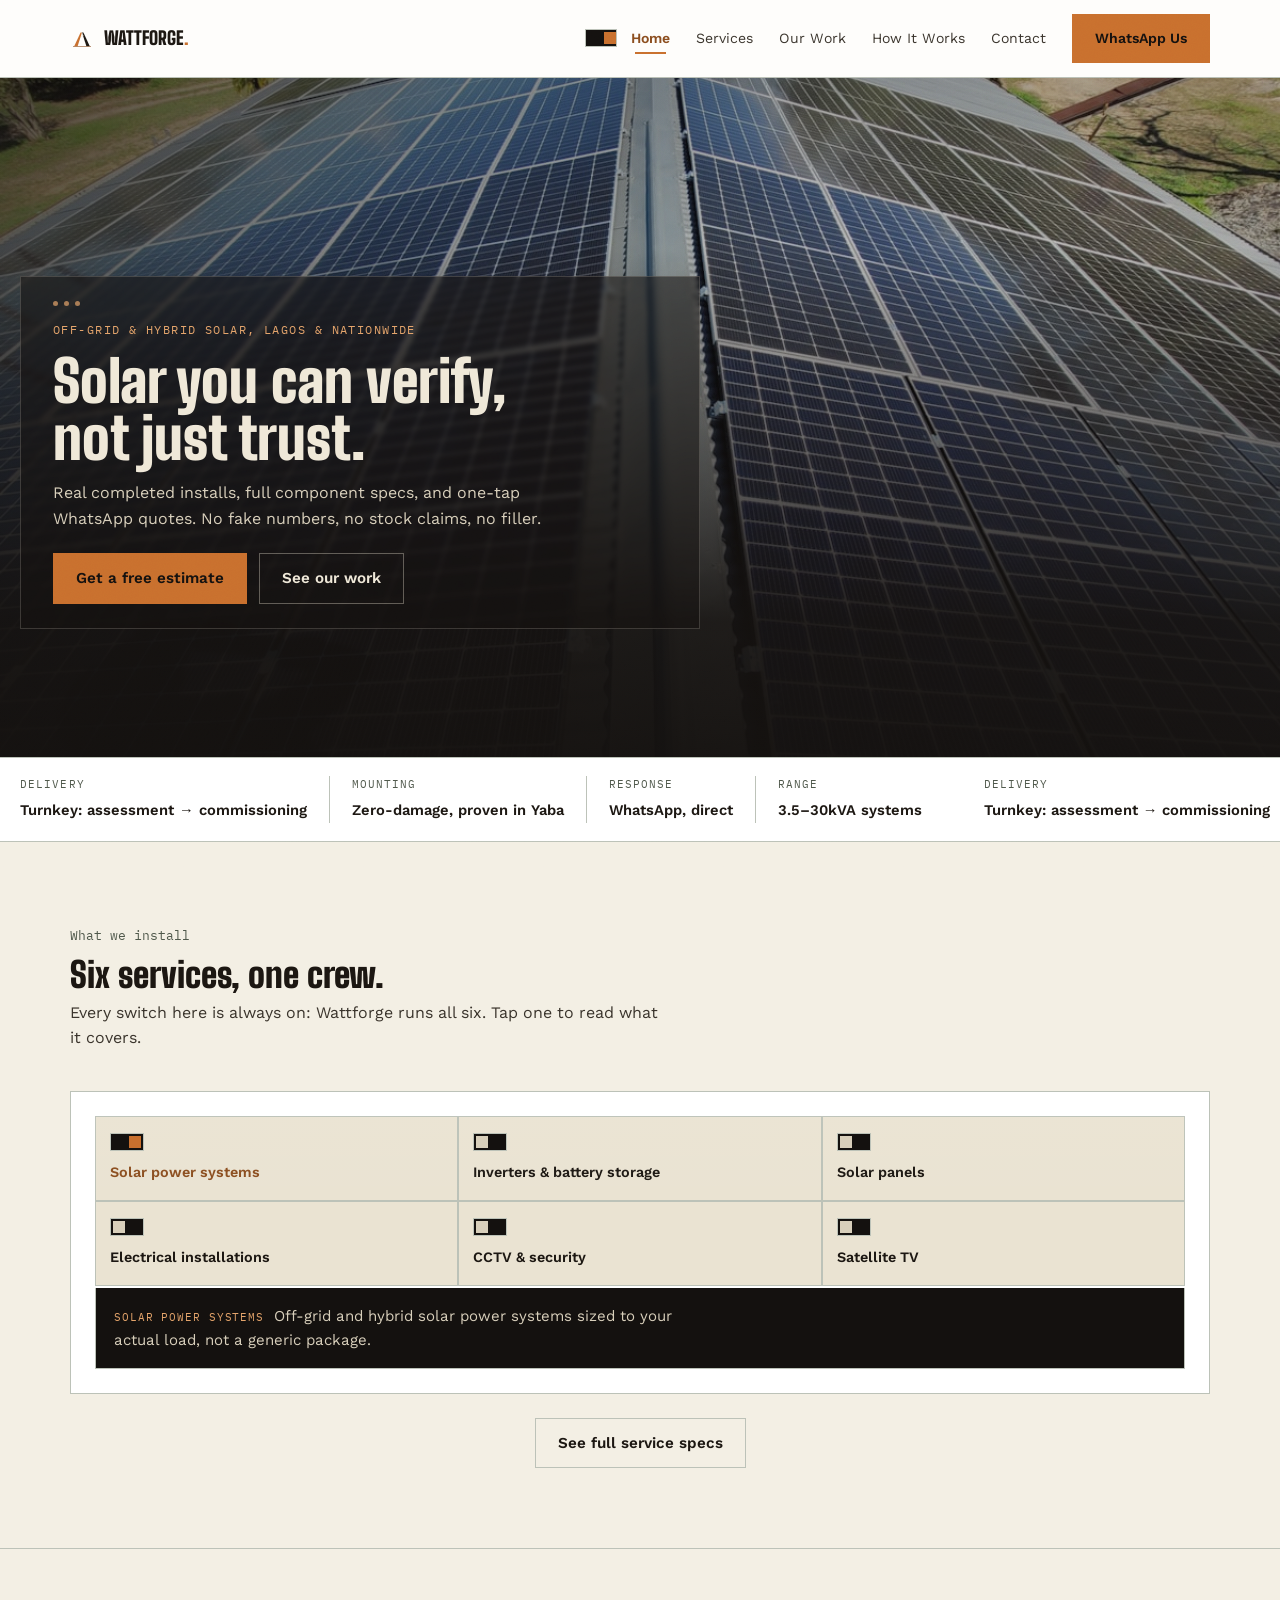
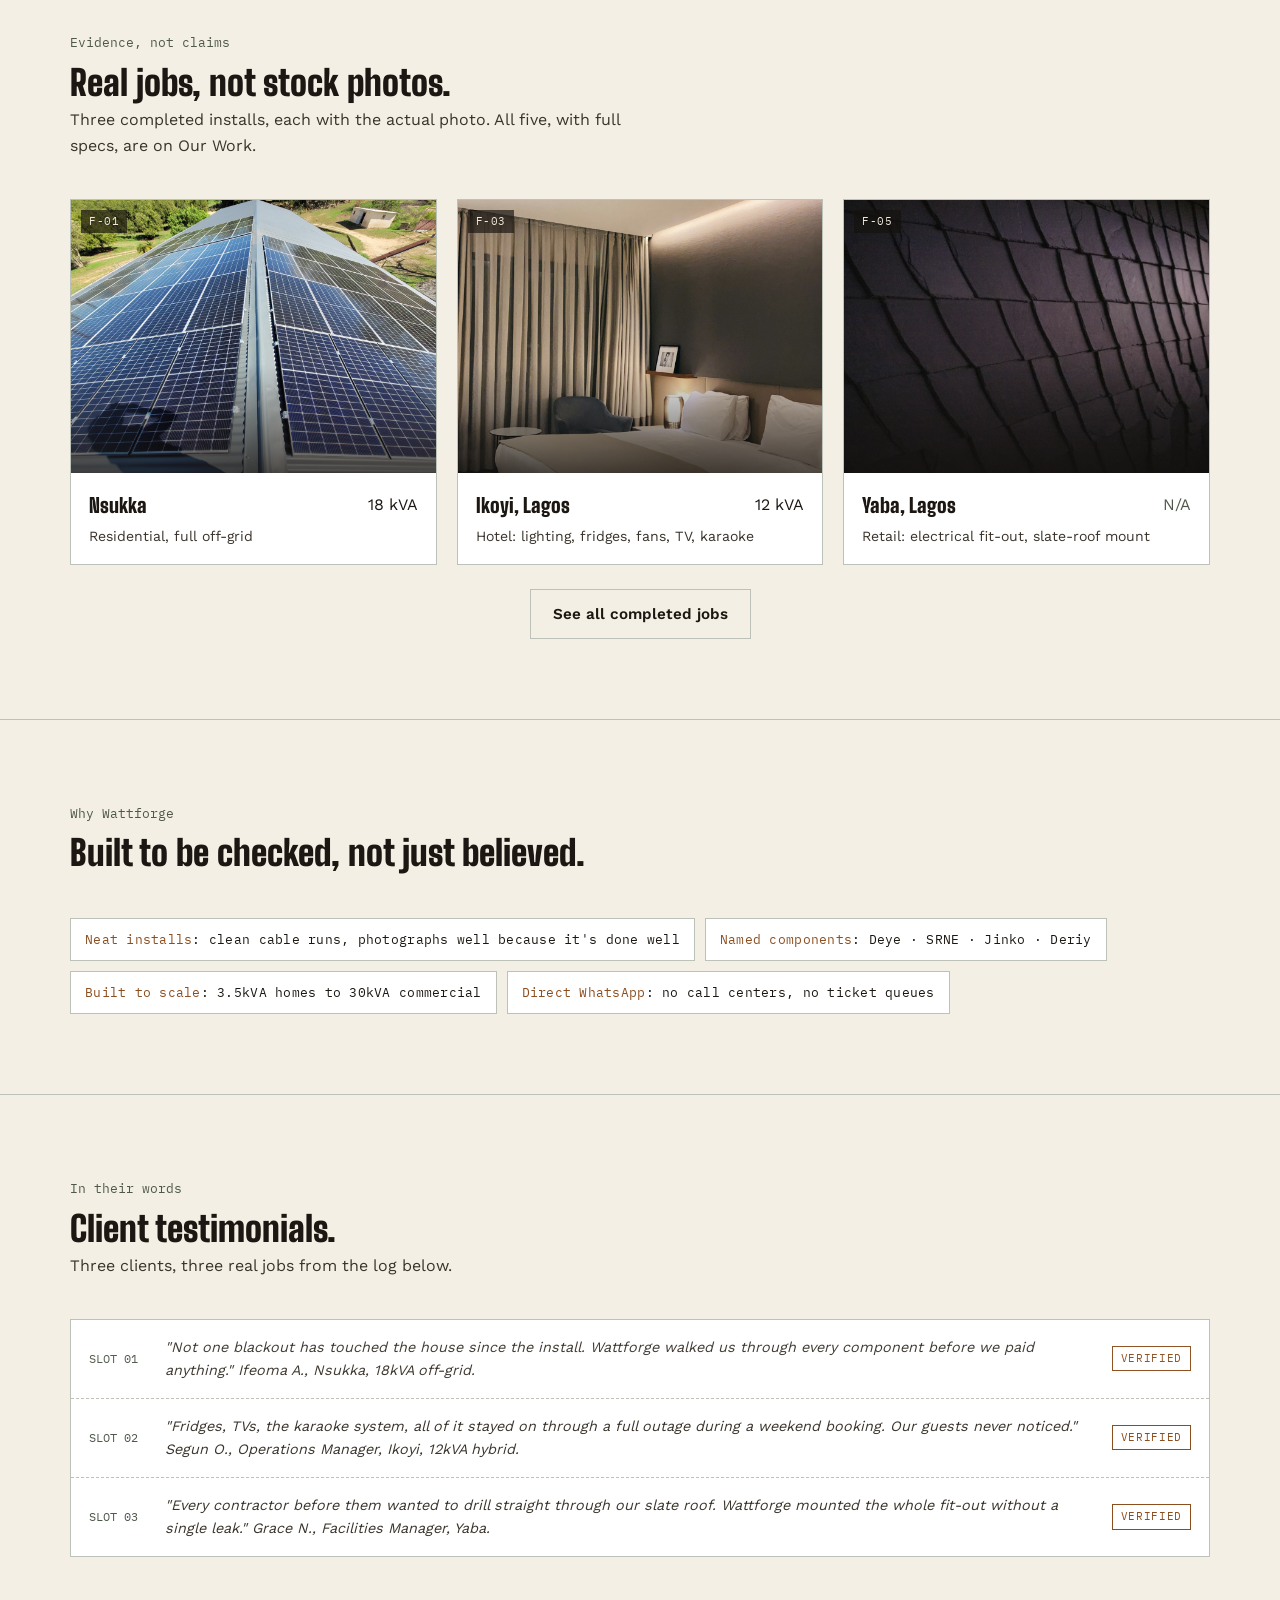
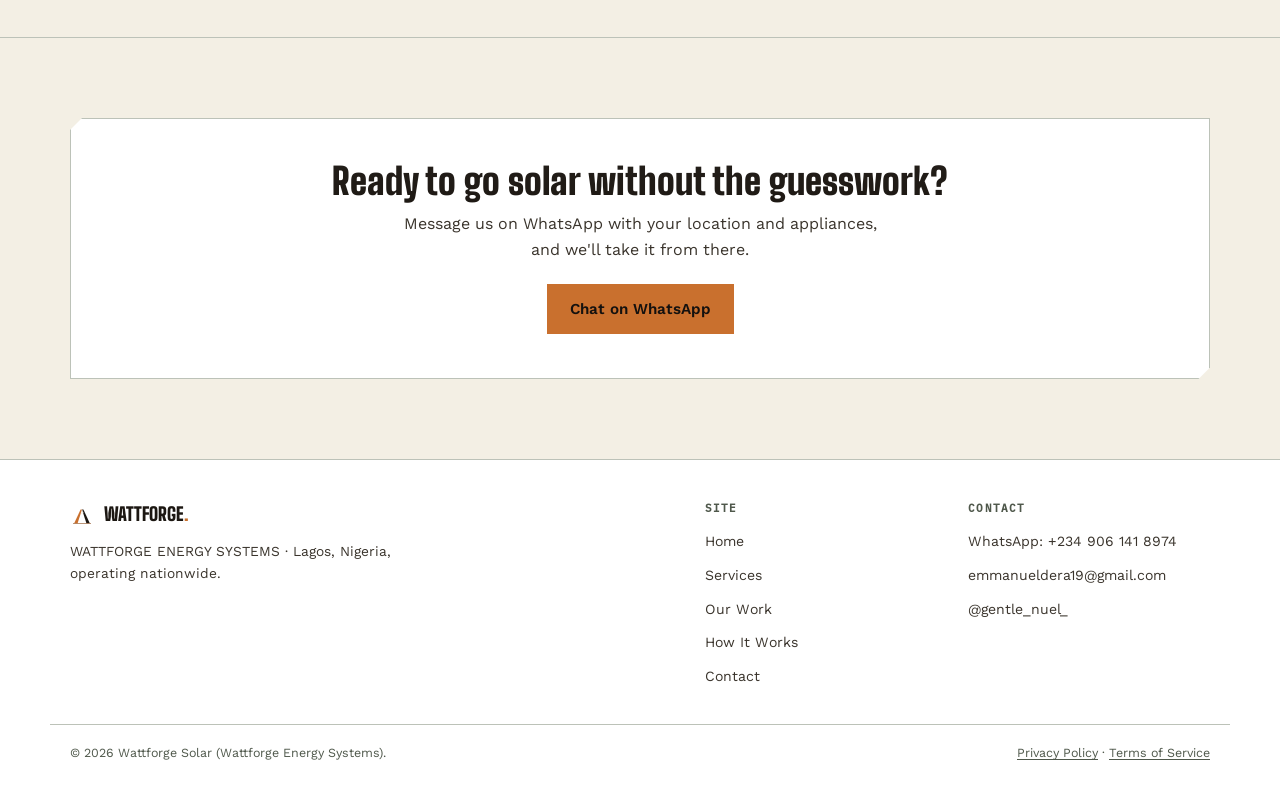
<file: index.html>
<!DOCTYPE html>
<html lang="en">
<head>
<meta charset="UTF-8">
<script src="assets/js/theme-init.js"></script>
<meta name="viewport" content="width=device-width, initial-scale=1.0">
<link rel="preload" href="assets/fonts/bigshoulders-900.woff2" as="font" type="font/woff2" crossorigin>
<link rel="preload" href="assets/fonts/worksans-400.woff2" as="font" type="font/woff2" crossorigin>
<link rel="preload" href="assets/fonts/plexmono-400.woff2" as="font" type="font/woff2" crossorigin>
<link rel="preload" href="assets/images/project-nsukka.jpg" as="image" fetchpriority="high">
<title>Wattforge Solar | Off-grid & hybrid solar, Lagos & nationwide</title>
<meta name="description" content="Wattforge Solar installs off-grid and hybrid solar, inverters, CCTV and satellite TV across Lagos and nationwide Nigeria. Real completed projects, transparent specs, one-tap WhatsApp quotes.">
<link rel="canonical" href="https://wattforge-solar.vercel.app/">
<meta property="og:type" content="website">
<meta property="og:url" content="https://wattforge-solar.vercel.app/">
<meta property="og:title" content="Wattforge Solar | Off-grid & hybrid solar, Lagos & nationwide">
<meta property="og:description" content="Real completed installs, full component specs, and one-tap WhatsApp quotes. No fake numbers, no stock claims, no filler.">
<meta property="og:image" content="https://wattforge-solar.vercel.app/assets/images/project-nsukka.jpg">
<meta property="og:site_name" content="Wattforge Solar">
<meta property="og:locale" content="en_NG">
<meta name="twitter:card" content="summary_large_image">
<meta name="twitter:title" content="Wattforge Solar | Off-grid & hybrid solar, Lagos & nationwide">
<meta name="twitter:description" content="Real completed installs, full component specs, and one-tap WhatsApp quotes. No fake numbers, no stock claims, no filler.">
<meta name="twitter:image" content="https://wattforge-solar.vercel.app/assets/images/project-nsukka.jpg">
<script type="application/ld+json">
{
  "@context": "https://schema.org",
  "@type": "LocalBusiness",
  "name": "Wattforge Solar",
  "alternateName": "Wattforge Energy Systems",
  "image": "https://wattforge-solar.vercel.app/assets/images/project-nsukka.jpg",
  "url": "https://wattforge-solar.vercel.app/",
  "telephone": "+2349061418974",
  "email": "emmanueldera19@gmail.com",
  "address": { "@type": "PostalAddress", "addressLocality": "Lagos", "addressCountry": "NG" },
  "areaServed": "NG",
  "sameAs": ["https://x.com/gentle_nuel_"],
  "hasOfferCatalog": {
    "@type": "OfferCatalog",
    "name": "Services",
    "itemListElement": [
      { "@type": "Offer", "itemOffered": { "@type": "Service", "name": "Solar power systems" } },
      { "@type": "Offer", "itemOffered": { "@type": "Service", "name": "Inverters & battery storage" } },
      { "@type": "Offer", "itemOffered": { "@type": "Service", "name": "Solar panels" } },
      { "@type": "Offer", "itemOffered": { "@type": "Service", "name": "Electrical installations" } },
      { "@type": "Offer", "itemOffered": { "@type": "Service", "name": "CCTV & security camera systems" } },
      { "@type": "Offer", "itemOffered": { "@type": "Service", "name": "Satellite TV installation" } }
    ]
  }
}
</script>
<link rel="icon" type="image/svg+xml" href="assets/images/logo-mark.svg">
<link rel="stylesheet" href="assets/css/style.css">
</head>
<body>

<header class="site-header">
  <div class="container header-inner">
    <a href="index.html" class="brand-lockup">
      <img src="assets/images/logo-mark.svg" alt="" data-logo>
      <span class="wordmark">WATTFORGE<span class="accent-dot">.</span></span>
    </a>
    <div class="header-controls">
      <button class="theme-toggle" id="theme-toggle" type="button" aria-label="Toggle light mode" aria-pressed="false">
        <span class="tt-track"><span class="tt-thumb"></span></span>
      </button>
    <nav class="main-nav">
      <button class="nav-toggle" id="nav-toggle" aria-expanded="false" aria-controls="nav-menu" aria-label="Toggle menu">
        <span></span><span></span><span></span>
      </button>
      <ul class="nav-menu" id="nav-menu">
        <li><a href="index.html" class="is-active">Home</a></li>
        <li><a href="services.html">Services</a></li>
        <li><a href="our-work.html">Our Work</a></li>
        <li><a href="how-it-works.html">How It Works</a></li>
        <li><a href="contact.html">Contact</a></li>
        <li><a class="btn btn-whatsapp header-cta" href="https://wa.me/2349061418974" target="_blank" rel="noopener">WhatsApp Us</a></li>
      </ul>
    </nav>
    </div>
  </div>
</header>

<main>

  <!-- Hero: nameplate over the actual Nsukka install photo -->
  <section class="hero">
    <div class="hero-photo"></div>
    <div class="hero-scrim"></div>
    <div class="hero-inner">
      <div class="plate">
        <div class="rivets"><span></span><span></span><span></span></div>
        <p class="eyebrow">Off-grid &amp; hybrid solar, Lagos &amp; nationwide</p>
        <h1>Solar you can verify, not just trust.</h1>
        <p class="hero-sub">Real completed installs, full component specs, and one-tap WhatsApp quotes. No fake numbers, no stock claims, no filler.</p>
        <div class="hero-ctas">
          <a class="btn btn-primary" href="contact.html">Get a free estimate</a>
          <a class="btn btn-ghost" href="our-work.html">See our work</a>
        </div>
      </div>
    </div>
  </section>

  <!-- Spec strip: a nameplate data line, ticking continuously right to left -->
  <section class="spec-strip">
    <div class="spec-strip-track">
      <div class="spec-strip-inner">
        <div class="spec-item">
          <span class="k">Delivery</span>
          <span class="v">Turnkey: assessment → commissioning</span>
        </div>
        <div class="spec-item">
          <span class="k">Mounting</span>
          <span class="v">Zero-damage, proven in Yaba</span>
        </div>
        <div class="spec-item">
          <span class="k">Response</span>
          <span class="v">WhatsApp, direct</span>
        </div>
        <div class="spec-item">
          <span class="k">Range</span>
          <span class="v">3.5–30kVA systems</span>
        </div>
      </div>
      <div class="spec-strip-inner" aria-hidden="true">
        <div class="spec-item">
          <span class="k">Delivery</span>
          <span class="v">Turnkey: assessment → commissioning</span>
        </div>
        <div class="spec-item">
          <span class="k">Mounting</span>
          <span class="v">Zero-damage, proven in Yaba</span>
        </div>
        <div class="spec-item">
          <span class="k">Response</span>
          <span class="v">WhatsApp, direct</span>
        </div>
        <div class="spec-item">
          <span class="k">Range</span>
          <span class="v">3.5–30kVA systems</span>
        </div>
      </div>
    </div>
  </section>

  <!-- Services: a real switchboard, one shared readout -->
  <section>
    <div class="container">
      <div class="section-head">
        <div class="head-text">
          <span class="section-index mono">What we install</span>
          <h2>Six services, one crew.</h2>
          <p>Every switch here is always on: Wattforge runs all six. Tap one to read what it covers.</p>
        </div>
      </div>

      <div class="switchboard">
        <div class="switch-grid" id="switch-grid">
          <button class="switch-btn" aria-pressed="false" data-label="Solar power systems" data-desc="Off-grid and hybrid solar power systems sized to your actual load, not a generic package.">
            <span class="sw-toggle"></span>
            <span class="sw-label">Solar power systems</span>
          </button>
          <button class="switch-btn" aria-pressed="false" data-label="Inverters &amp; battery storage" data-desc="Deye and SRNE inverters paired with Deriy lithium battery banks for reliable backup and hybrid switching.">
            <span class="sw-toggle"></span>
            <span class="sw-label">Inverters &amp; battery storage</span>
          </button>
          <button class="switch-btn" aria-pressed="false" data-label="Solar panels" data-desc="Jinko panels, frequently used across our installs for their availability and consistent output.">
            <span class="sw-toggle"></span>
            <span class="sw-label">Solar panels</span>
          </button>
          <button class="switch-btn" aria-pressed="false" data-label="Electrical installations" data-desc="Full electrical fit-outs and wiring, including tricky sites like our zero-damage slate-roof mount in Yaba.">
            <span class="sw-toggle"></span>
            <span class="sw-label">Electrical installations</span>
          </button>
          <button class="switch-btn" aria-pressed="false" data-label="CCTV &amp; security" data-desc="Camera systems sized to the property, from single-entry coverage to full perimeter monitoring.">
            <span class="sw-toggle"></span>
            <span class="sw-label">CCTV &amp; security</span>
          </button>
          <button class="switch-btn" aria-pressed="false" data-label="Satellite TV" data-desc="Satellite TV setup and alignment, installed alongside your electrical or solar work.">
            <span class="sw-toggle"></span>
            <span class="sw-label">Satellite TV</span>
          </button>
        </div>
        <div class="readout">
          <p><span class="ro-label mono" id="readout-label"></span><span id="readout-text"></span></p>
        </div>
      </div>

      <div class="section-more text-center">
        <a class="btn btn-ghost" href="services.html">See full service specs</a>
      </div>
    </div>
  </section>

  <!-- Evidence: three featured jobs, full log lives on Our Work -->
  <section>
    <div class="container">
      <div class="section-head">
        <div class="head-text">
          <span class="section-index mono">Evidence, not claims</span>
          <h2>Real jobs, not stock photos.</h2>
          <p>Three completed installs, each with the actual photo. All five, with full specs, are on Our Work.</p>
        </div>
      </div>

      <div class="evidence-grid">
        <a class="evidence-card" href="our-work.html#nsukka">
          <div class="evidence-photo">
            <img src="assets/images/project-nsukka.jpg" alt="Rooftop solar array, Nsukka installation">
            <span class="evidence-fnum mono">F-01</span>
          </div>
          <div class="evidence-body">
            <div class="evidence-head">
              <h3>Nsukka</h3>
              <span class="project-badge">18 kVA</span>
            </div>
            <p class="evidence-type">Residential, full off-grid</p>
          </div>
        </a>

        <a class="evidence-card" href="our-work.html#ikoyi">
          <div class="evidence-photo">
            <img src="assets/images/project-ikoyi.jpg" alt="Guest room interior, Ikoyi hotel installation" loading="lazy" decoding="async">
            <span class="evidence-fnum mono">F-03</span>
          </div>
          <div class="evidence-body">
            <div class="evidence-head">
              <h3>Ikoyi, Lagos</h3>
              <span class="project-badge">12 kVA</span>
            </div>
            <p class="evidence-type">Hotel: lighting, fridges, fans, TV, karaoke</p>
          </div>
        </a>

        <a class="evidence-card" href="our-work.html#yaba">
          <div class="evidence-photo">
            <img src="assets/images/project-yaba.jpg" alt="Slate roof tiles, close detail" loading="lazy" decoding="async">
            <span class="evidence-fnum mono">F-05</span>
          </div>
          <div class="evidence-body">
            <div class="evidence-head">
              <h3>Yaba, Lagos</h3>
              <span class="project-badge" style="color:var(--label); border-color:var(--line);">N/A</span>
            </div>
            <p class="evidence-type">Retail: electrical fit-out, slate-roof mount</p>
          </div>
        </a>
      </div>

      <div class="section-more text-center">
        <a class="btn btn-ghost" href="our-work.html">See all completed jobs</a>
      </div>
    </div>
  </section>

  <!-- Capability tags: why Wattforge, as data, not icon cards -->
  <section>
    <div class="container">
      <div class="section-head">
        <div class="head-text">
          <span class="section-index mono">Why Wattforge</span>
          <h2>Built to be checked, not just believed.</h2>
        </div>
      </div>
      <div class="tag-row">
        <span class="cap-tag"><span class="cap-strong">Neat installs</span>: clean cable runs, photographs well because it's done well</span>
        <span class="cap-tag"><span class="cap-strong">Named components</span>: Deye · SRNE · Jinko · Deriy</span>
        <span class="cap-tag"><span class="cap-strong">Built to scale</span>: 3.5kVA homes to 30kVA commercial</span>
        <span class="cap-tag"><span class="cap-strong">Direct WhatsApp</span>: no call centers, no ticket queues</span>
      </div>
    </div>
  </section>

  <!-- Testimonials: honest pending log slots -->
  <section>
    <div class="container">
      <div class="section-head">
        <div class="head-text">
          <span class="section-index mono">In their words</span>
          <h2>Client testimonials.</h2>
          <p>Three clients, three real jobs from the log below.</p>
        </div>
      </div>
      <div class="slot-list">
        <div class="slot">
          <span class="slot-id mono">SLOT 01</span>
          <span class="slot-body">"Not one blackout has touched the house since the install. Wattforge walked us through every component before we paid anything." Ifeoma A., Nsukka, 18kVA off-grid.</span>
          <span class="slot-tag verified">Verified</span>
        </div>
        <div class="slot">
          <span class="slot-id mono">SLOT 02</span>
          <span class="slot-body">"Fridges, TVs, the karaoke system, all of it stayed on through a full outage during a weekend booking. Our guests never noticed." Segun O., Operations Manager, Ikoyi, 12kVA hybrid.</span>
          <span class="slot-tag verified">Verified</span>
        </div>
        <div class="slot">
          <span class="slot-id mono">SLOT 03</span>
          <span class="slot-body">"Every contractor before them wanted to drill straight through our slate roof. Wattforge mounted the whole fit-out without a single leak." Grace N., Facilities Manager, Yaba.</span>
          <span class="slot-tag verified">Verified</span>
        </div>
      </div>
    </div>
  </section>

  <!-- Closing CTA -->
  <section>
    <div class="container">
      <div class="cta-band chamfer">
        <h2>Ready to go solar without the guesswork?</h2>
        <p>Message us on WhatsApp with your location and appliances, and we'll take it from there.</p>
        <a class="btn btn-primary" href="https://wa.me/2349061418974" target="_blank" rel="noopener">Chat on WhatsApp</a>
      </div>
    </div>
  </section>

</main>

<footer class="site-footer">
  <div class="container footer-inner">
    <div class="footer-brand">
      <a href="index.html" class="brand-lockup">
        <img src="assets/images/logo-mark.svg" alt="" data-logo>
        <span class="wordmark">WATTFORGE<span class="accent-dot">.</span></span>
      </a>
      <p>WATTFORGE ENERGY SYSTEMS · Lagos, Nigeria, operating nationwide.</p>
    </div>
    <div class="footer-cols">
      <div class="footer-links">
        <h3>Site</h3>
        <ul>
          <li><a href="index.html">Home</a></li>
          <li><a href="services.html">Services</a></li>
          <li><a href="our-work.html">Our Work</a></li>
          <li><a href="how-it-works.html">How It Works</a></li>
          <li><a href="contact.html">Contact</a></li>
        </ul>
      </div>
      <div class="footer-contact">
        <h3>Contact</h3>
        <ul>
          <li><a href="https://wa.me/2349061418974" target="_blank" rel="noopener">WhatsApp: +234 906 141 8974</a></li>
          <li><a href="mailto:emmanueldera19@gmail.com">emmanueldera19@gmail.com</a></li>
          <li><a href="https://x.com/gentle_nuel_" target="_blank" rel="noopener">@gentle_nuel_</a></li>
        </ul>
      </div>
    </div>
  </div>
  <div class="container footer-bottom">
    <p>&copy; 2026 Wattforge Solar (Wattforge Energy Systems).</p>
    <p><a href="privacy.html">Privacy Policy</a> &middot; <a href="terms.html">Terms of Service</a></p>
  </div>
</footer>

<a href="https://wa.me/2349061418974" class="sticky-whatsapp" target="_blank" rel="noopener">
  <svg viewBox="0 0 24 24" fill="currentColor"><path d="M12 2a10 10 0 0 0-8.6 15L2 22l5.2-1.4A10 10 0 1 0 12 2Zm0 18.2a8.2 8.2 0 0 1-4.2-1.2l-.3-.2-3.1.8.8-3-.2-.3A8.2 8.2 0 1 1 12 20.2Zm4.5-6.1c-.2-.1-1.5-.7-1.7-.8-.2-.1-.4-.1-.6.1s-.7.8-.9 1c-.2.2-.3.2-.6.1a6.7 6.7 0 0 1-2-1.2 7.4 7.4 0 0 1-1.4-1.7c-.1-.2 0-.4.1-.5l.4-.5c.1-.1.2-.3.2-.4a.5.5 0 0 0 0-.5c-.1-.1-.6-1.4-.8-1.9-.2-.5-.4-.4-.6-.4h-.5a1 1 0 0 0-.7.3 3 3 0 0 0-.9 2.2c0 1.3.9 2.6 1.1 2.8.1.2 2 3 4.7 4.2a8 8 0 0 0 1.6.6 3.8 3.8 0 0 0 1.7.1c.5-.1 1.5-.6 1.7-1.2.2-.6.2-1.1.2-1.2-.1-.1-.3-.2-.5-.3Z"/></svg>
  Chat on WhatsApp
</a>

<script src="assets/js/main.js"></script>
</body>
</html>
</file>
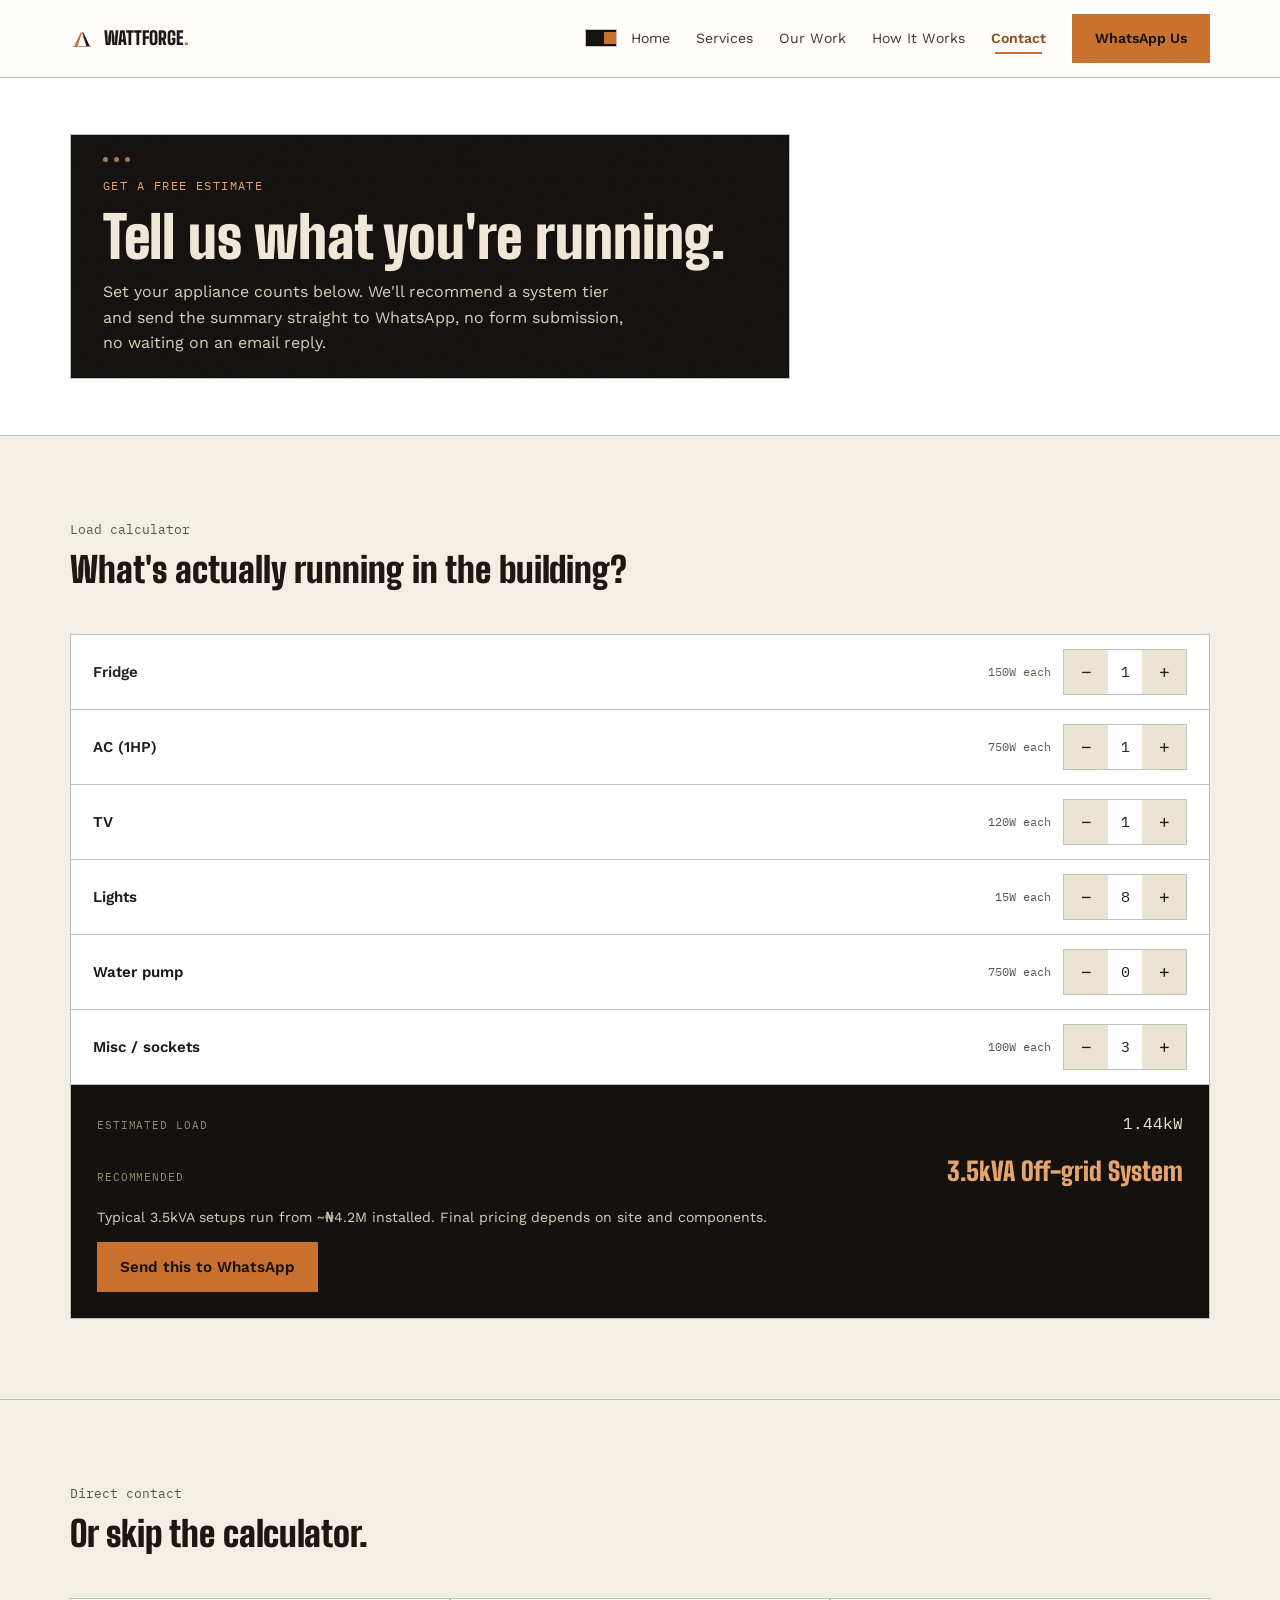
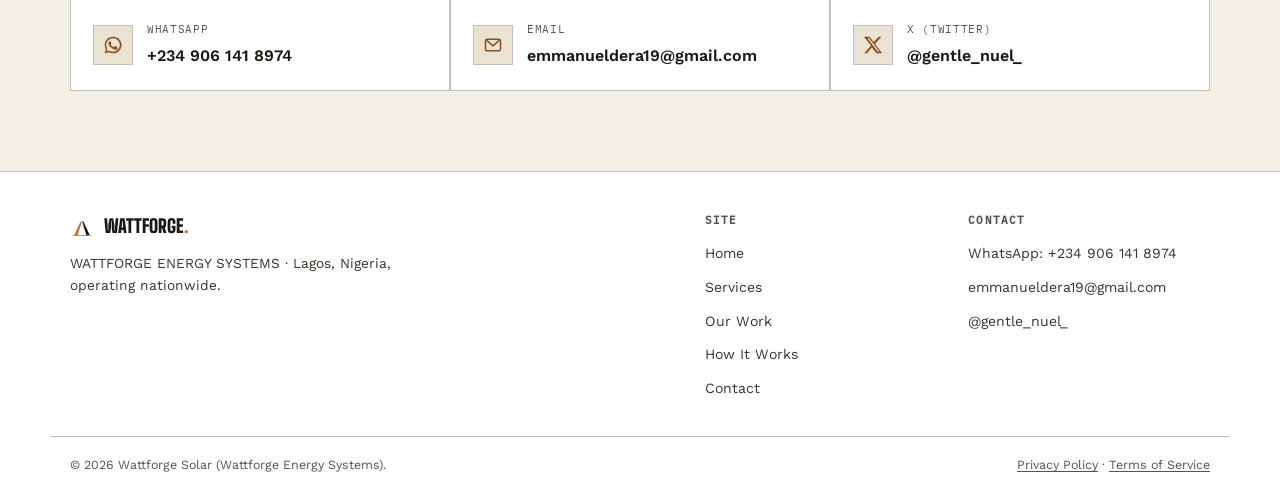
<file: contact.html>
<!DOCTYPE html>
<html lang="en">
<head>
<meta charset="UTF-8">
<script src="assets/js/theme-init.js"></script>
<meta name="viewport" content="width=device-width, initial-scale=1.0">
<link rel="preload" href="assets/fonts/bigshoulders-900.woff2" as="font" type="font/woff2" crossorigin>
<link rel="preload" href="assets/fonts/worksans-400.woff2" as="font" type="font/woff2" crossorigin>
<link rel="preload" href="assets/fonts/plexmono-400.woff2" as="font" type="font/woff2" crossorigin>
<title>Contact | Wattforge Solar</title>
<meta name="description" content="Get a free load estimate from Wattforge Solar, or message us directly on WhatsApp, email, or X.">
<link rel="canonical" href="https://wattforge-solar.vercel.app/contact.html">
<meta property="og:type" content="website">
<meta property="og:url" content="https://wattforge-solar.vercel.app/contact.html">
<meta property="og:title" content="Contact | Wattforge Solar">
<meta property="og:description" content="Get a free load estimate from Wattforge Solar, or message us directly on WhatsApp, email, or X.">
<meta property="og:image" content="https://wattforge-solar.vercel.app/assets/images/project-nsukka.jpg">
<meta property="og:site_name" content="Wattforge Solar">
<meta property="og:locale" content="en_NG">
<meta name="twitter:card" content="summary_large_image">
<meta name="twitter:title" content="Contact | Wattforge Solar">
<meta name="twitter:description" content="Get a free load estimate from Wattforge Solar, or message us directly on WhatsApp, email, or X.">
<meta name="twitter:image" content="https://wattforge-solar.vercel.app/assets/images/project-nsukka.jpg">
<script type="application/ld+json">
{
  "@context": "https://schema.org",
  "@type": "LocalBusiness",
  "name": "Wattforge Solar",
  "alternateName": "Wattforge Energy Systems",
  "image": "https://wattforge-solar.vercel.app/assets/images/project-nsukka.jpg",
  "url": "https://wattforge-solar.vercel.app/",
  "telephone": "+2349061418974",
  "email": "emmanueldera19@gmail.com",
  "address": { "@type": "PostalAddress", "addressLocality": "Lagos", "addressCountry": "NG" },
  "areaServed": "NG",
  "sameAs": ["https://x.com/gentle_nuel_"],
  "hasOfferCatalog": {
    "@type": "OfferCatalog",
    "name": "Services",
    "itemListElement": [
      { "@type": "Offer", "itemOffered": { "@type": "Service", "name": "Solar power systems" } },
      { "@type": "Offer", "itemOffered": { "@type": "Service", "name": "Inverters & battery storage" } },
      { "@type": "Offer", "itemOffered": { "@type": "Service", "name": "Solar panels" } },
      { "@type": "Offer", "itemOffered": { "@type": "Service", "name": "Electrical installations" } },
      { "@type": "Offer", "itemOffered": { "@type": "Service", "name": "CCTV & security camera systems" } },
      { "@type": "Offer", "itemOffered": { "@type": "Service", "name": "Satellite TV installation" } }
    ]
  }
}
</script>
<link rel="icon" type="image/svg+xml" href="assets/images/logo-mark.svg">
<link rel="stylesheet" href="assets/css/style.css">
</head>
<body>

<header class="site-header">
  <div class="container header-inner">
    <a href="index.html" class="brand-lockup">
      <img src="assets/images/logo-mark.svg" alt="" data-logo>
      <span class="wordmark">WATTFORGE<span class="accent-dot">.</span></span>
    </a>
    <div class="header-controls">
      <button class="theme-toggle" id="theme-toggle" type="button" aria-label="Toggle light mode" aria-pressed="false">
        <span class="tt-track"><span class="tt-thumb"></span></span>
      </button>
    <nav class="main-nav">
      <button class="nav-toggle" id="nav-toggle" aria-expanded="false" aria-controls="nav-menu" aria-label="Toggle menu">
        <span></span><span></span><span></span>
      </button>
      <ul class="nav-menu" id="nav-menu">
        <li><a href="index.html">Home</a></li>
        <li><a href="services.html">Services</a></li>
        <li><a href="our-work.html">Our Work</a></li>
        <li><a href="how-it-works.html">How It Works</a></li>
        <li><a href="contact.html" class="is-active">Contact</a></li>
        <li><a class="btn btn-whatsapp header-cta" href="https://wa.me/2349061418974" target="_blank" rel="noopener">WhatsApp Us</a></li>
      </ul>
    </nav>
    </div>
  </div>
</header>

<main>

  <section class="page-header">
    <div class="container">
      <div class="plate">
        <div class="rivets"><span></span><span></span><span></span></div>
        <p class="eyebrow">Get a free estimate</p>
        <h1>Tell us what you're running.</h1>
        <p class="hero-sub">Set your appliance counts below. We'll recommend a system tier and send the summary straight to WhatsApp, no form submission, no waiting on an email reply.</p>
      </div>
    </div>
  </section>

  <section>
    <div class="container">
      <div class="section-head">
        <div class="head-text">
          <span class="section-index mono">Load calculator</span>
          <h2>What's actually running in the building?</h2>
        </div>
      </div>

      <div class="calc-panel" id="calculator" data-phone="2349061418974">
        <div class="calc-row" data-key="fridge" data-watt="150" data-min="0" data-max="10">
          <span class="cr-label">Fridge</span>
          <span class="cr-watt mono">150W each</span>
          <span class="stepper">
            <button class="stepper-btn" data-action="dec" aria-label="Decrease fridge count">&minus;</button>
            <span class="stepper-count" data-count>1</span>
            <button class="stepper-btn" data-action="inc" aria-label="Increase fridge count">+</button>
          </span>
        </div>
        <div class="calc-row" data-key="ac" data-watt="750" data-min="0" data-max="10">
          <span class="cr-label">AC (1HP)</span>
          <span class="cr-watt mono">750W each</span>
          <span class="stepper">
            <button class="stepper-btn" data-action="dec" aria-label="Decrease AC count">&minus;</button>
            <span class="stepper-count" data-count>1</span>
            <button class="stepper-btn" data-action="inc" aria-label="Increase AC count">+</button>
          </span>
        </div>
        <div class="calc-row" data-key="tv" data-watt="120" data-min="0" data-max="10">
          <span class="cr-label">TV</span>
          <span class="cr-watt mono">120W each</span>
          <span class="stepper">
            <button class="stepper-btn" data-action="dec" aria-label="Decrease TV count">&minus;</button>
            <span class="stepper-count" data-count>1</span>
            <button class="stepper-btn" data-action="inc" aria-label="Increase TV count">+</button>
          </span>
        </div>
        <div class="calc-row" data-key="light" data-watt="15" data-min="0" data-max="40">
          <span class="cr-label">Lights</span>
          <span class="cr-watt mono">15W each</span>
          <span class="stepper">
            <button class="stepper-btn" data-action="dec" aria-label="Decrease light count">&minus;</button>
            <span class="stepper-count" data-count>8</span>
            <button class="stepper-btn" data-action="inc" aria-label="Increase light count">+</button>
          </span>
        </div>
        <div class="calc-row" data-key="pump" data-watt="750" data-min="0" data-max="5">
          <span class="cr-label">Water pump</span>
          <span class="cr-watt mono">750W each</span>
          <span class="stepper">
            <button class="stepper-btn" data-action="dec" aria-label="Decrease pump count">&minus;</button>
            <span class="stepper-count" data-count>0</span>
            <button class="stepper-btn" data-action="inc" aria-label="Increase pump count">+</button>
          </span>
        </div>
        <div class="calc-row" data-key="misc" data-watt="100" data-min="0" data-max="20">
          <span class="cr-label">Misc / sockets</span>
          <span class="cr-watt mono">100W each</span>
          <span class="stepper">
            <button class="stepper-btn" data-action="dec" aria-label="Decrease misc count">&minus;</button>
            <span class="stepper-count" data-count>3</span>
            <button class="stepper-btn" data-action="inc" aria-label="Increase misc count">+</button>
          </span>
        </div>

        <div class="calc-result">
          <div class="calc-result-row">
            <span class="cr-k">Estimated load</span>
            <span class="cr-v"><span data-total-kw>0.00</span>kW</span>
          </div>
          <div class="calc-result-row">
            <span class="cr-k">Recommended</span>
            <span class="calc-tier" data-tier-name>&nbsp;</span>
          </div>
          <p class="calc-note" data-tier-note></p>
          <div class="hero-ctas">
            <a class="btn btn-primary" data-wa-link href="https://wa.me/2349061418974" target="_blank" rel="noopener">Send this to WhatsApp</a>
          </div>
        </div>
      </div>
    </div>
  </section>

  <section>
    <div class="container">
      <div class="section-head">
        <div class="head-text">
          <span class="section-index mono">Direct contact</span>
          <h2>Or skip the calculator.</h2>
        </div>
      </div>

      <div class="contact-grid">
        <a class="contact-block" href="https://wa.me/2349061418974" target="_blank" rel="noopener">
          <span class="cb-icon">
            <svg viewBox="0 0 24 24" fill="currentColor"><path d="M12 2a10 10 0 0 0-8.6 15L2 22l5.2-1.4A10 10 0 1 0 12 2Zm0 18.2a8.2 8.2 0 0 1-4.2-1.2l-.3-.2-3.1.8.8-3-.2-.3A8.2 8.2 0 1 1 12 20.2Zm4.5-6.1c-.2-.1-1.5-.7-1.7-.8-.2-.1-.4-.1-.6.1s-.7.8-.9 1c-.2.2-.3.2-.6.1a6.7 6.7 0 0 1-2-1.2 7.4 7.4 0 0 1-1.4-1.7c-.1-.2 0-.4.1-.5l.4-.5c.1-.1.2-.3.2-.4a.5.5 0 0 0 0-.5c-.1-.1-.6-1.4-.8-1.9-.2-.5-.4-.4-.6-.4h-.5a1 1 0 0 0-.7.3 3 3 0 0 0-.9 2.2c0 1.3.9 2.6 1.1 2.8.1.2 2 3 4.7 4.2a8 8 0 0 0 1.6.6 3.8 3.8 0 0 0 1.7.1c.5-.1 1.5-.6 1.7-1.2.2-.6.2-1.1.2-1.2-.1-.1-.3-.2-.5-.3Z"/></svg>
          </span>
          <span>
            <span class="cb-label">WhatsApp</span>
            <span class="cb-value">+234 906 141 8974</span>
          </span>
        </a>
        <a class="contact-block" href="mailto:emmanueldera19@gmail.com">
          <span class="cb-icon">
            <svg viewBox="0 0 24 24" fill="none" stroke="currentColor" stroke-width="1.8" stroke-linecap="round" stroke-linejoin="round"><rect x="3" y="5" width="18" height="14" rx="2"/><path d="m4 6 8 7 8-7"/></svg>
          </span>
          <span>
            <span class="cb-label">Email</span>
            <span class="cb-value">emmanueldera19@gmail.com</span>
          </span>
        </a>
        <a class="contact-block" href="https://x.com/gentle_nuel_" target="_blank" rel="noopener">
          <span class="cb-icon">
            <svg viewBox="0 0 24 24" fill="currentColor"><path d="M18.9 2H22l-7.6 8.7L23 22h-6.9l-5.4-6.9L4.6 22H1.5l8.1-9.3L1 2h7l4.9 6.3L18.9 2Zm-1.2 18h1.9L7.4 4H5.4l12.3 16Z"/></svg>
          </span>
          <span>
            <span class="cb-label">X (Twitter)</span>
            <span class="cb-value">@gentle_nuel_</span>
          </span>
        </a>
      </div>
    </div>
  </section>

</main>

<footer class="site-footer">
  <div class="container footer-inner">
    <div class="footer-brand">
      <a href="index.html" class="brand-lockup">
        <img src="assets/images/logo-mark.svg" alt="" data-logo>
        <span class="wordmark">WATTFORGE<span class="accent-dot">.</span></span>
      </a>
      <p>WATTFORGE ENERGY SYSTEMS · Lagos, Nigeria, operating nationwide.</p>
    </div>
    <div class="footer-cols">
      <div class="footer-links">
        <h3>Site</h3>
        <ul>
          <li><a href="index.html">Home</a></li>
          <li><a href="services.html">Services</a></li>
          <li><a href="our-work.html">Our Work</a></li>
          <li><a href="how-it-works.html">How It Works</a></li>
          <li><a href="contact.html">Contact</a></li>
        </ul>
      </div>
      <div class="footer-contact">
        <h3>Contact</h3>
        <ul>
          <li><a href="https://wa.me/2349061418974" target="_blank" rel="noopener">WhatsApp: +234 906 141 8974</a></li>
          <li><a href="mailto:emmanueldera19@gmail.com">emmanueldera19@gmail.com</a></li>
          <li><a href="https://x.com/gentle_nuel_" target="_blank" rel="noopener">@gentle_nuel_</a></li>
        </ul>
      </div>
    </div>
  </div>
  <div class="container footer-bottom">
    <p>&copy; 2026 Wattforge Solar (Wattforge Energy Systems).</p>
    <p><a href="privacy.html">Privacy Policy</a> &middot; <a href="terms.html">Terms of Service</a></p>
  </div>
</footer>

<a href="https://wa.me/2349061418974" class="sticky-whatsapp" target="_blank" rel="noopener">
  <svg viewBox="0 0 24 24" fill="currentColor"><path d="M12 2a10 10 0 0 0-8.6 15L2 22l5.2-1.4A10 10 0 1 0 12 2Zm0 18.2a8.2 8.2 0 0 1-4.2-1.2l-.3-.2-3.1.8.8-3-.2-.3A8.2 8.2 0 1 1 12 20.2Zm4.5-6.1c-.2-.1-1.5-.7-1.7-.8-.2-.1-.4-.1-.6.1s-.7.8-.9 1c-.2.2-.3.2-.6.1a6.7 6.7 0 0 1-2-1.2 7.4 7.4 0 0 1-1.4-1.7c-.1-.2 0-.4.1-.5l.4-.5c.1-.1.2-.3.2-.4a.5.5 0 0 0 0-.5c-.1-.1-.6-1.4-.8-1.9-.2-.5-.4-.4-.6-.4h-.5a1 1 0 0 0-.7.3 3 3 0 0 0-.9 2.2c0 1.3.9 2.6 1.1 2.8.1.2 2 3 4.7 4.2a8 8 0 0 0 1.6.6 3.8 3.8 0 0 0 1.7.1c.5-.1 1.5-.6 1.7-1.2.2-.6.2-1.1.2-1.2-.1-.1-.3-.2-.5-.3Z"/></svg>
  Chat on WhatsApp
</a>

<script src="assets/js/main.js"></script>
</body>
</html>
</file>
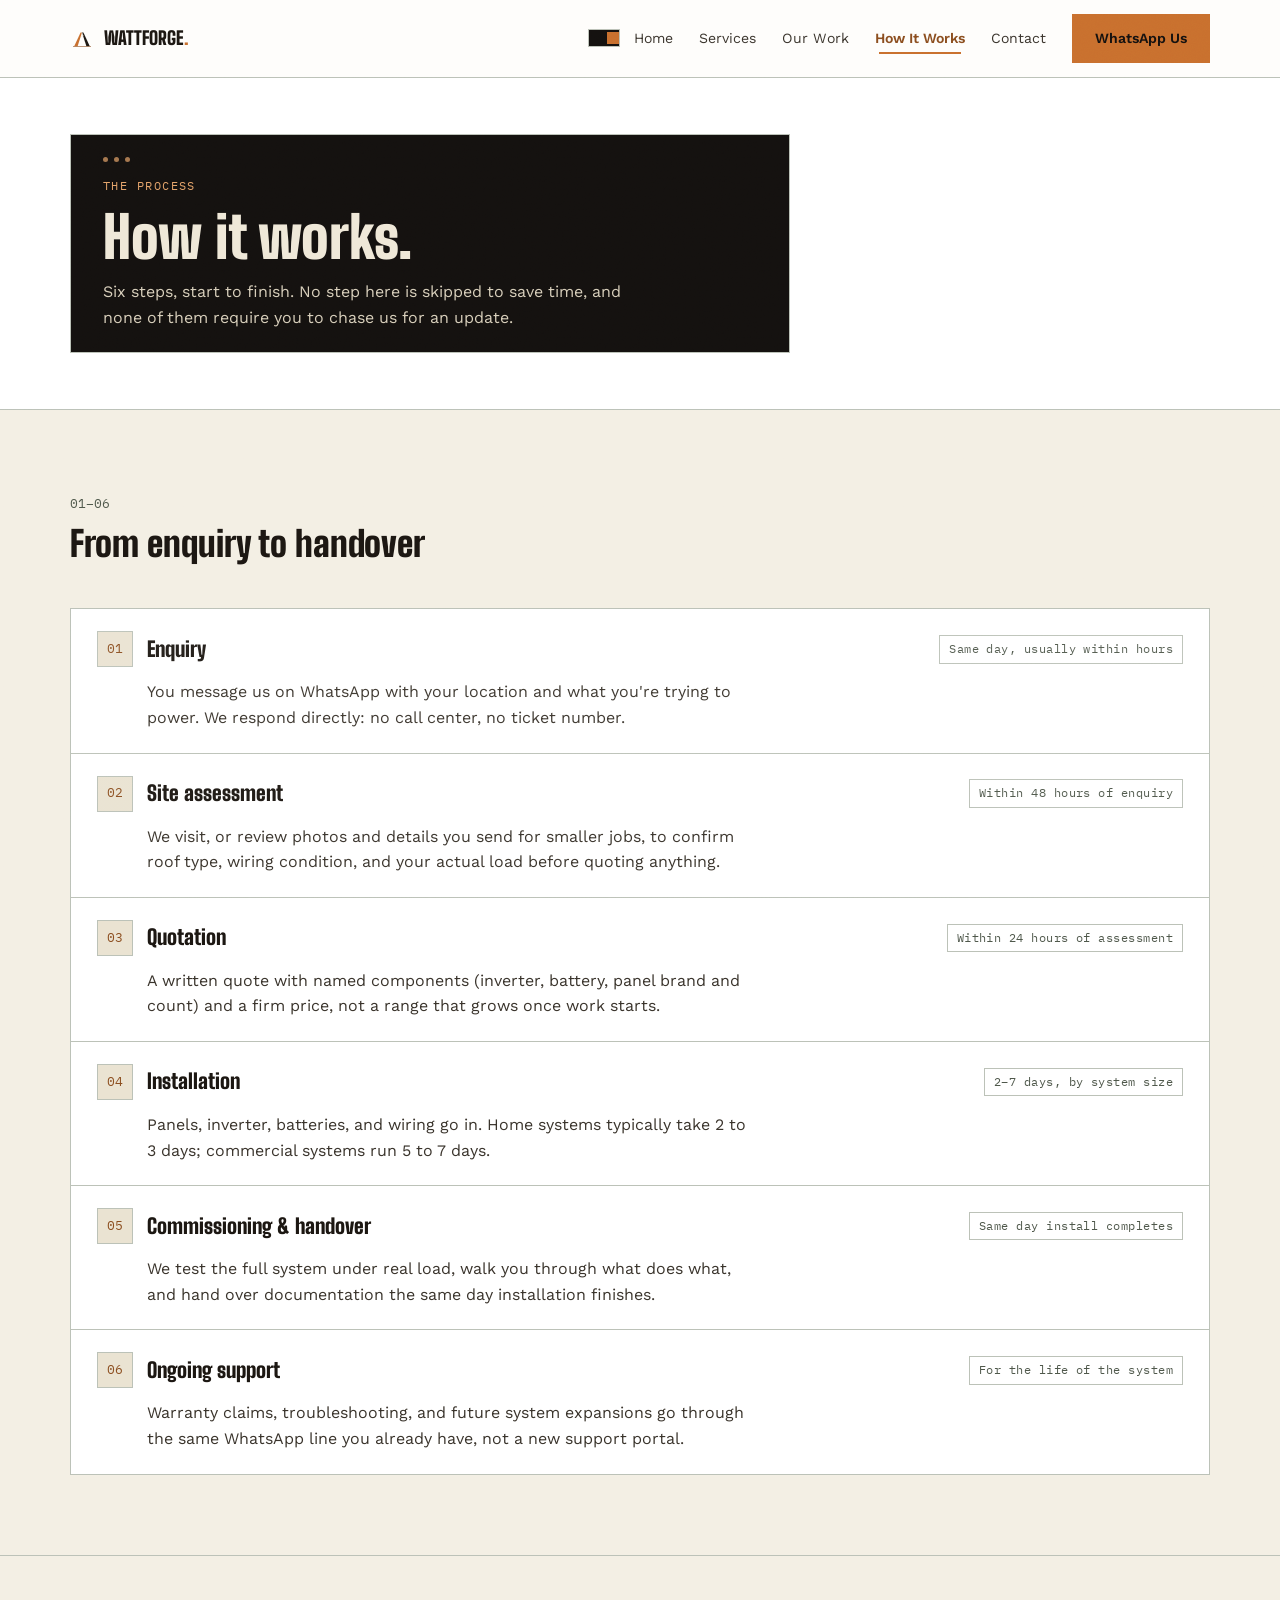
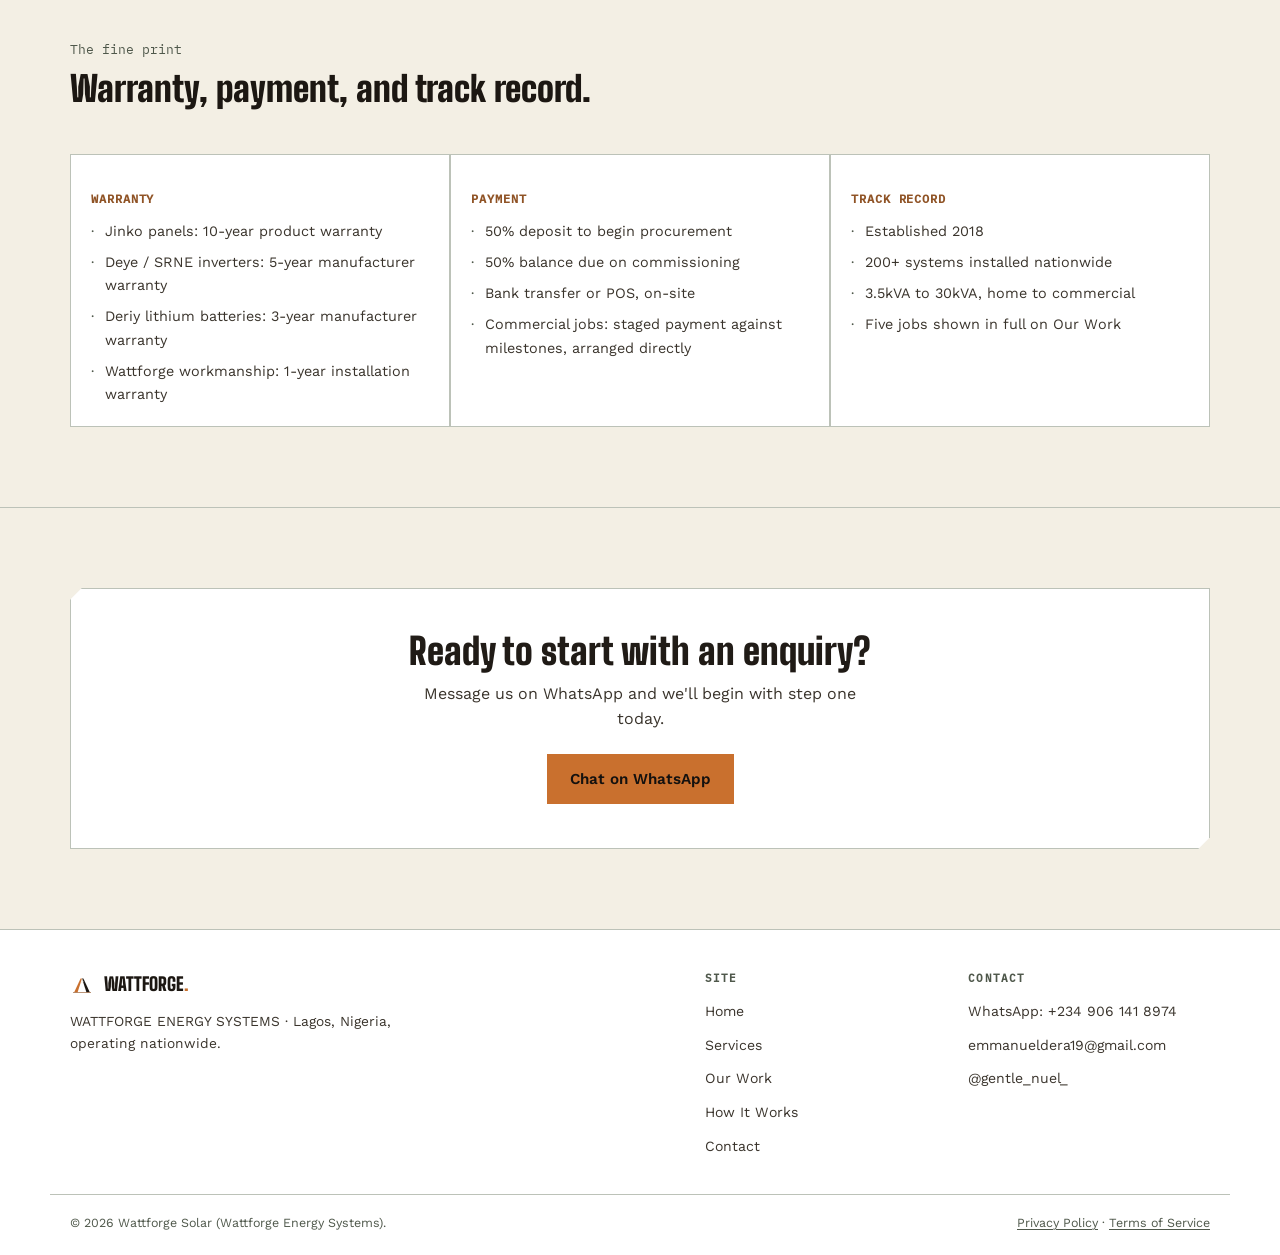
<file: how-it-works.html>
<!DOCTYPE html>
<html lang="en">
<head>
<meta charset="UTF-8">
<script src="assets/js/theme-init.js"></script>
<meta name="viewport" content="width=device-width, initial-scale=1.0">
<link rel="preload" href="assets/fonts/bigshoulders-900.woff2" as="font" type="font/woff2" crossorigin>
<link rel="preload" href="assets/fonts/worksans-400.woff2" as="font" type="font/woff2" crossorigin>
<link rel="preload" href="assets/fonts/plexmono-400.woff2" as="font" type="font/woff2" crossorigin>
<title>How It Works | Wattforge Solar</title>
<meta name="description" content="Wattforge Solar's process from enquiry to ongoing support, plus warranty and payment terms.">
<link rel="canonical" href="https://wattforge-solar.vercel.app/how-it-works.html">
<meta property="og:type" content="website">
<meta property="og:url" content="https://wattforge-solar.vercel.app/how-it-works.html">
<meta property="og:title" content="How It Works | Wattforge Solar">
<meta property="og:description" content="Wattforge Solar's process from enquiry to ongoing support, plus warranty and payment terms.">
<meta property="og:image" content="https://wattforge-solar.vercel.app/assets/images/project-nsukka.jpg">
<meta property="og:site_name" content="Wattforge Solar">
<meta property="og:locale" content="en_NG">
<meta name="twitter:card" content="summary_large_image">
<meta name="twitter:title" content="How It Works | Wattforge Solar">
<meta name="twitter:description" content="Wattforge Solar's process from enquiry to ongoing support, plus warranty and payment terms.">
<meta name="twitter:image" content="https://wattforge-solar.vercel.app/assets/images/project-nsukka.jpg">
<script type="application/ld+json">
{
  "@context": "https://schema.org",
  "@type": "LocalBusiness",
  "name": "Wattforge Solar",
  "alternateName": "Wattforge Energy Systems",
  "image": "https://wattforge-solar.vercel.app/assets/images/project-nsukka.jpg",
  "url": "https://wattforge-solar.vercel.app/",
  "telephone": "+2349061418974",
  "email": "emmanueldera19@gmail.com",
  "address": { "@type": "PostalAddress", "addressLocality": "Lagos", "addressCountry": "NG" },
  "areaServed": "NG",
  "sameAs": ["https://x.com/gentle_nuel_"],
  "hasOfferCatalog": {
    "@type": "OfferCatalog",
    "name": "Services",
    "itemListElement": [
      { "@type": "Offer", "itemOffered": { "@type": "Service", "name": "Solar power systems" } },
      { "@type": "Offer", "itemOffered": { "@type": "Service", "name": "Inverters & battery storage" } },
      { "@type": "Offer", "itemOffered": { "@type": "Service", "name": "Solar panels" } },
      { "@type": "Offer", "itemOffered": { "@type": "Service", "name": "Electrical installations" } },
      { "@type": "Offer", "itemOffered": { "@type": "Service", "name": "CCTV & security camera systems" } },
      { "@type": "Offer", "itemOffered": { "@type": "Service", "name": "Satellite TV installation" } }
    ]
  }
}
</script>
<link rel="icon" type="image/svg+xml" href="assets/images/logo-mark.svg">
<link rel="stylesheet" href="assets/css/style.css">
</head>
<body>

<header class="site-header">
  <div class="container header-inner">
    <a href="index.html" class="brand-lockup">
      <img src="assets/images/logo-mark.svg" alt="" data-logo>
      <span class="wordmark">WATTFORGE<span class="accent-dot">.</span></span>
    </a>
    <div class="header-controls">
      <button class="theme-toggle" id="theme-toggle" type="button" aria-label="Toggle light mode" aria-pressed="false">
        <span class="tt-track"><span class="tt-thumb"></span></span>
      </button>
    <nav class="main-nav">
      <button class="nav-toggle" id="nav-toggle" aria-expanded="false" aria-controls="nav-menu" aria-label="Toggle menu">
        <span></span><span></span><span></span>
      </button>
      <ul class="nav-menu" id="nav-menu">
        <li><a href="index.html">Home</a></li>
        <li><a href="services.html">Services</a></li>
        <li><a href="our-work.html">Our Work</a></li>
        <li><a href="how-it-works.html" class="is-active">How It Works</a></li>
        <li><a href="contact.html">Contact</a></li>
        <li><a class="btn btn-whatsapp header-cta" href="https://wa.me/2349061418974" target="_blank" rel="noopener">WhatsApp Us</a></li>
      </ul>
    </nav>
    </div>
  </div>
</header>

<main>

  <section class="page-header">
    <div class="container">
      <div class="plate">
        <div class="rivets"><span></span><span></span><span></span></div>
        <p class="eyebrow">The process</p>
        <h1>How it works.</h1>
        <p class="hero-sub">Six steps, start to finish. No step here is skipped to save time, and none of them require you to chase us for an update.</p>
      </div>
    </div>
  </section>

  <section>
    <div class="container">
      <div class="section-head">
        <div class="head-text">
          <span class="section-index mono">01&ndash;06</span>
          <h2>From enquiry to handover</h2>
        </div>
      </div>

      <div class="process-list">
        <div class="process-step">
          <div class="process-step-head">
            <span class="ps-num mono">01</span>
            <h3>Enquiry</h3>
            <span class="ps-duration">Same day, usually within hours</span>
          </div>
          <p>You message us on WhatsApp with your location and what you're trying to power. We respond directly: no call center, no ticket number.</p>
        </div>

        <div class="process-step">
          <div class="process-step-head">
            <span class="ps-num mono">02</span>
            <h3>Site assessment</h3>
            <span class="ps-duration">Within 48 hours of enquiry</span>
          </div>
          <p>We visit, or review photos and details you send for smaller jobs, to confirm roof type, wiring condition, and your actual load before quoting anything.</p>
        </div>

        <div class="process-step">
          <div class="process-step-head">
            <span class="ps-num mono">03</span>
            <h3>Quotation</h3>
            <span class="ps-duration">Within 24 hours of assessment</span>
          </div>
          <p>A written quote with named components (inverter, battery, panel brand and count) and a firm price, not a range that grows once work starts.</p>
        </div>

        <div class="process-step">
          <div class="process-step-head">
            <span class="ps-num mono">04</span>
            <h3>Installation</h3>
            <span class="ps-duration">2&ndash;7 days, by system size</span>
          </div>
          <p>Panels, inverter, batteries, and wiring go in. Home systems typically take 2 to 3 days; commercial systems run 5 to 7 days.</p>
        </div>

        <div class="process-step">
          <div class="process-step-head">
            <span class="ps-num mono">05</span>
            <h3>Commissioning &amp; handover</h3>
            <span class="ps-duration">Same day install completes</span>
          </div>
          <p>We test the full system under real load, walk you through what does what, and hand over documentation the same day installation finishes.</p>
        </div>

        <div class="process-step">
          <div class="process-step-head">
            <span class="ps-num mono">06</span>
            <h3>Ongoing support</h3>
            <span class="ps-duration">For the life of the system</span>
          </div>
          <p>Warranty claims, troubleshooting, and future system expansions go through the same WhatsApp line you already have, not a new support portal.</p>
        </div>
      </div>
    </div>
  </section>

  <section>
    <div class="container">
      <div class="section-head">
        <div class="head-text">
          <span class="section-index mono">The fine print</span>
          <h2>Warranty, payment, and track record.</h2>
        </div>
      </div>

      <div class="terms-grid">
        <div class="terms-card">
          <h4>Warranty</h4>
          <ul>
            <li>Jinko panels: 10-year product warranty</li>
            <li>Deye / SRNE inverters: 5-year manufacturer warranty</li>
            <li>Deriy lithium batteries: 3-year manufacturer warranty</li>
            <li>Wattforge workmanship: 1-year installation warranty</li>
          </ul>
        </div>
        <div class="terms-card">
          <h4>Payment</h4>
          <ul>
            <li>50% deposit to begin procurement</li>
            <li>50% balance due on commissioning</li>
            <li>Bank transfer or POS, on-site</li>
            <li>Commercial jobs: staged payment against milestones, arranged directly</li>
          </ul>
        </div>
        <div class="terms-card">
          <h4>Track record</h4>
          <ul>
            <li>Established 2018</li>
            <li>200+ systems installed nationwide</li>
            <li>3.5kVA to 30kVA, home to commercial</li>
            <li>Five jobs shown in full on Our Work</li>
          </ul>
        </div>
      </div>
    </div>
  </section>

  <section>
    <div class="container">
      <div class="cta-band chamfer">
        <h2>Ready to start with an enquiry?</h2>
        <p>Message us on WhatsApp and we'll begin with step one today.</p>
        <a class="btn btn-primary" href="https://wa.me/2349061418974" target="_blank" rel="noopener">Chat on WhatsApp</a>
      </div>
    </div>
  </section>

</main>

<footer class="site-footer">
  <div class="container footer-inner">
    <div class="footer-brand">
      <a href="index.html" class="brand-lockup">
        <img src="assets/images/logo-mark.svg" alt="" data-logo>
        <span class="wordmark">WATTFORGE<span class="accent-dot">.</span></span>
      </a>
      <p>WATTFORGE ENERGY SYSTEMS · Lagos, Nigeria, operating nationwide.</p>
    </div>
    <div class="footer-cols">
      <div class="footer-links">
        <h3>Site</h3>
        <ul>
          <li><a href="index.html">Home</a></li>
          <li><a href="services.html">Services</a></li>
          <li><a href="our-work.html">Our Work</a></li>
          <li><a href="how-it-works.html">How It Works</a></li>
          <li><a href="contact.html">Contact</a></li>
        </ul>
      </div>
      <div class="footer-contact">
        <h3>Contact</h3>
        <ul>
          <li><a href="https://wa.me/2349061418974" target="_blank" rel="noopener">WhatsApp: +234 906 141 8974</a></li>
          <li><a href="mailto:emmanueldera19@gmail.com">emmanueldera19@gmail.com</a></li>
          <li><a href="https://x.com/gentle_nuel_" target="_blank" rel="noopener">@gentle_nuel_</a></li>
        </ul>
      </div>
    </div>
  </div>
  <div class="container footer-bottom">
    <p>&copy; 2026 Wattforge Solar (Wattforge Energy Systems).</p>
    <p><a href="privacy.html">Privacy Policy</a> &middot; <a href="terms.html">Terms of Service</a></p>
  </div>
</footer>

<a href="https://wa.me/2349061418974" class="sticky-whatsapp" target="_blank" rel="noopener">
  <svg viewBox="0 0 24 24" fill="currentColor"><path d="M12 2a10 10 0 0 0-8.6 15L2 22l5.2-1.4A10 10 0 1 0 12 2Zm0 18.2a8.2 8.2 0 0 1-4.2-1.2l-.3-.2-3.1.8.8-3-.2-.3A8.2 8.2 0 1 1 12 20.2Zm4.5-6.1c-.2-.1-1.5-.7-1.7-.8-.2-.1-.4-.1-.6.1s-.7.8-.9 1c-.2.2-.3.2-.6.1a6.7 6.7 0 0 1-2-1.2 7.4 7.4 0 0 1-1.4-1.7c-.1-.2 0-.4.1-.5l.4-.5c.1-.1.2-.3.2-.4a.5.5 0 0 0 0-.5c-.1-.1-.6-1.4-.8-1.9-.2-.5-.4-.4-.6-.4h-.5a1 1 0 0 0-.7.3 3 3 0 0 0-.9 2.2c0 1.3.9 2.6 1.1 2.8.1.2 2 3 4.7 4.2a8 8 0 0 0 1.6.6 3.8 3.8 0 0 0 1.7.1c.5-.1 1.5-.6 1.7-1.2.2-.6.2-1.1.2-1.2-.1-.1-.3-.2-.5-.3Z"/></svg>
  Chat on WhatsApp
</a>

<script src="assets/js/main.js"></script>
</body>
</html>
</file>
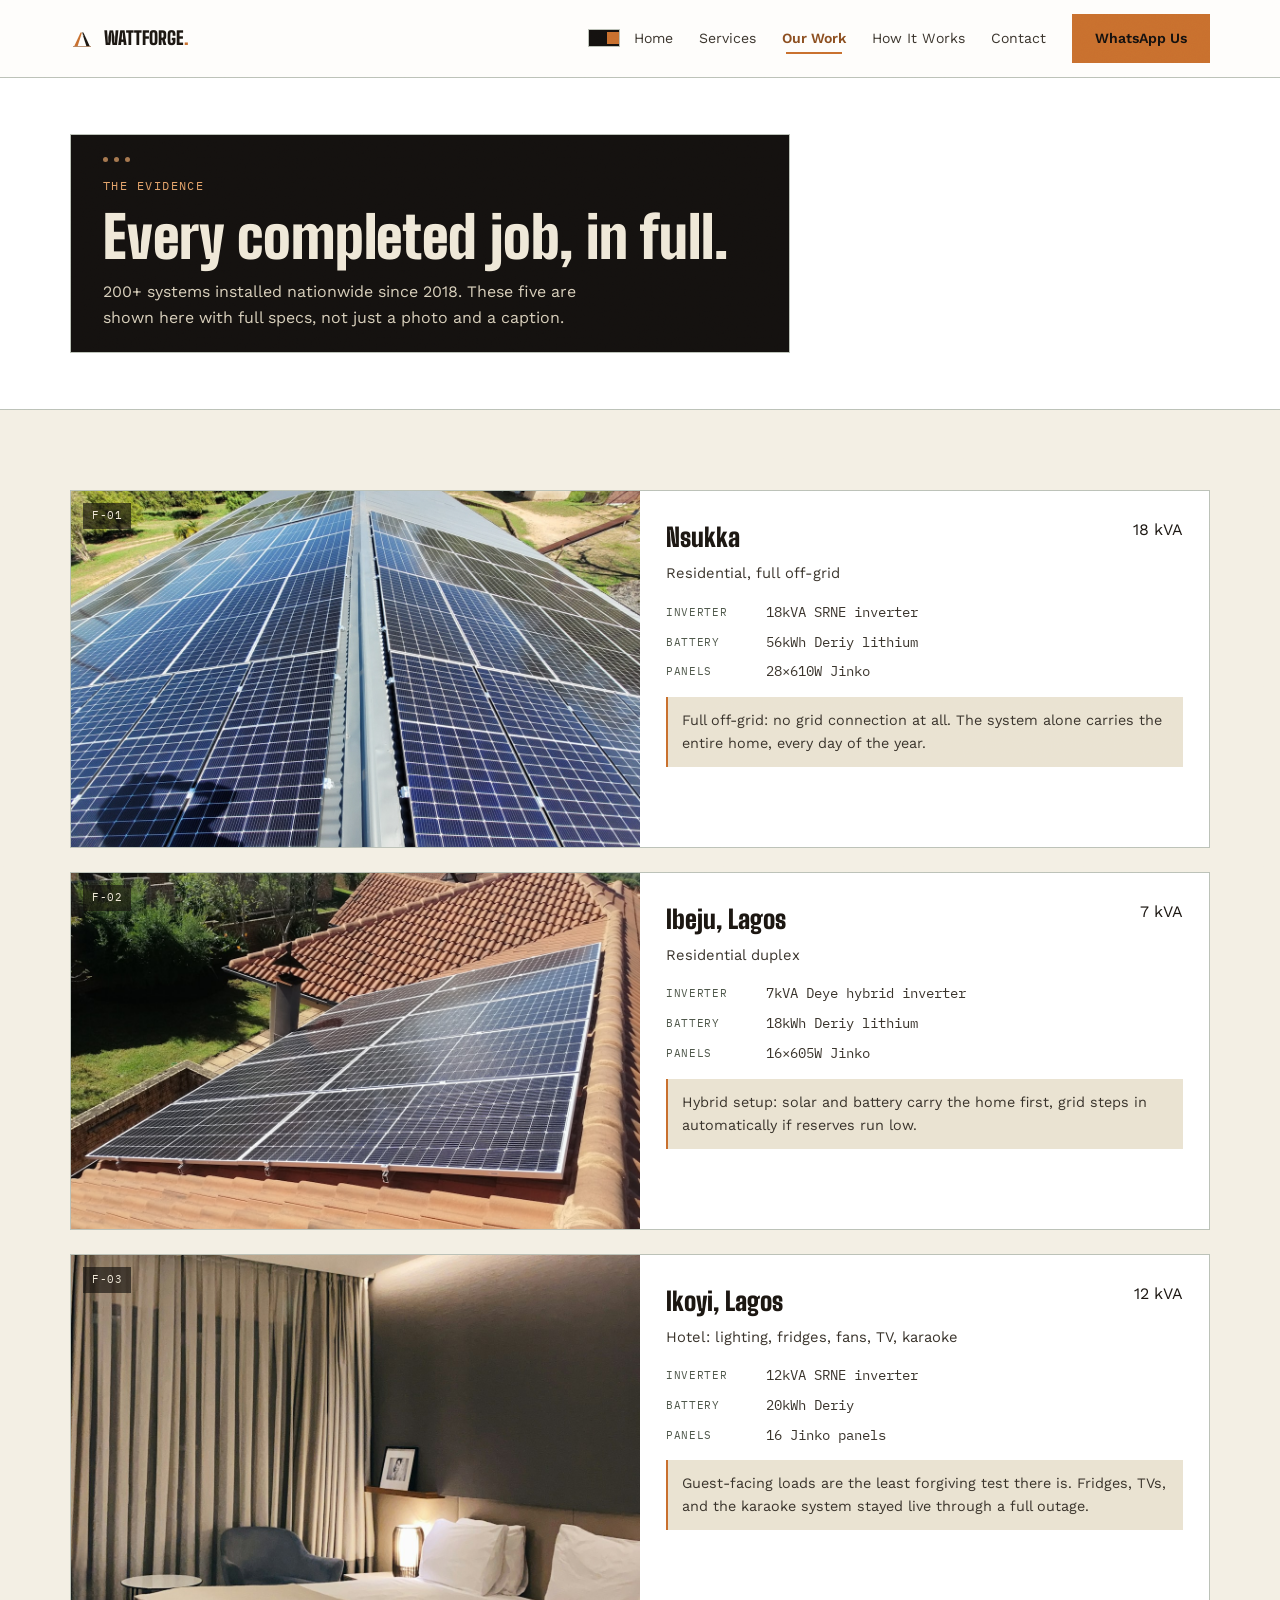
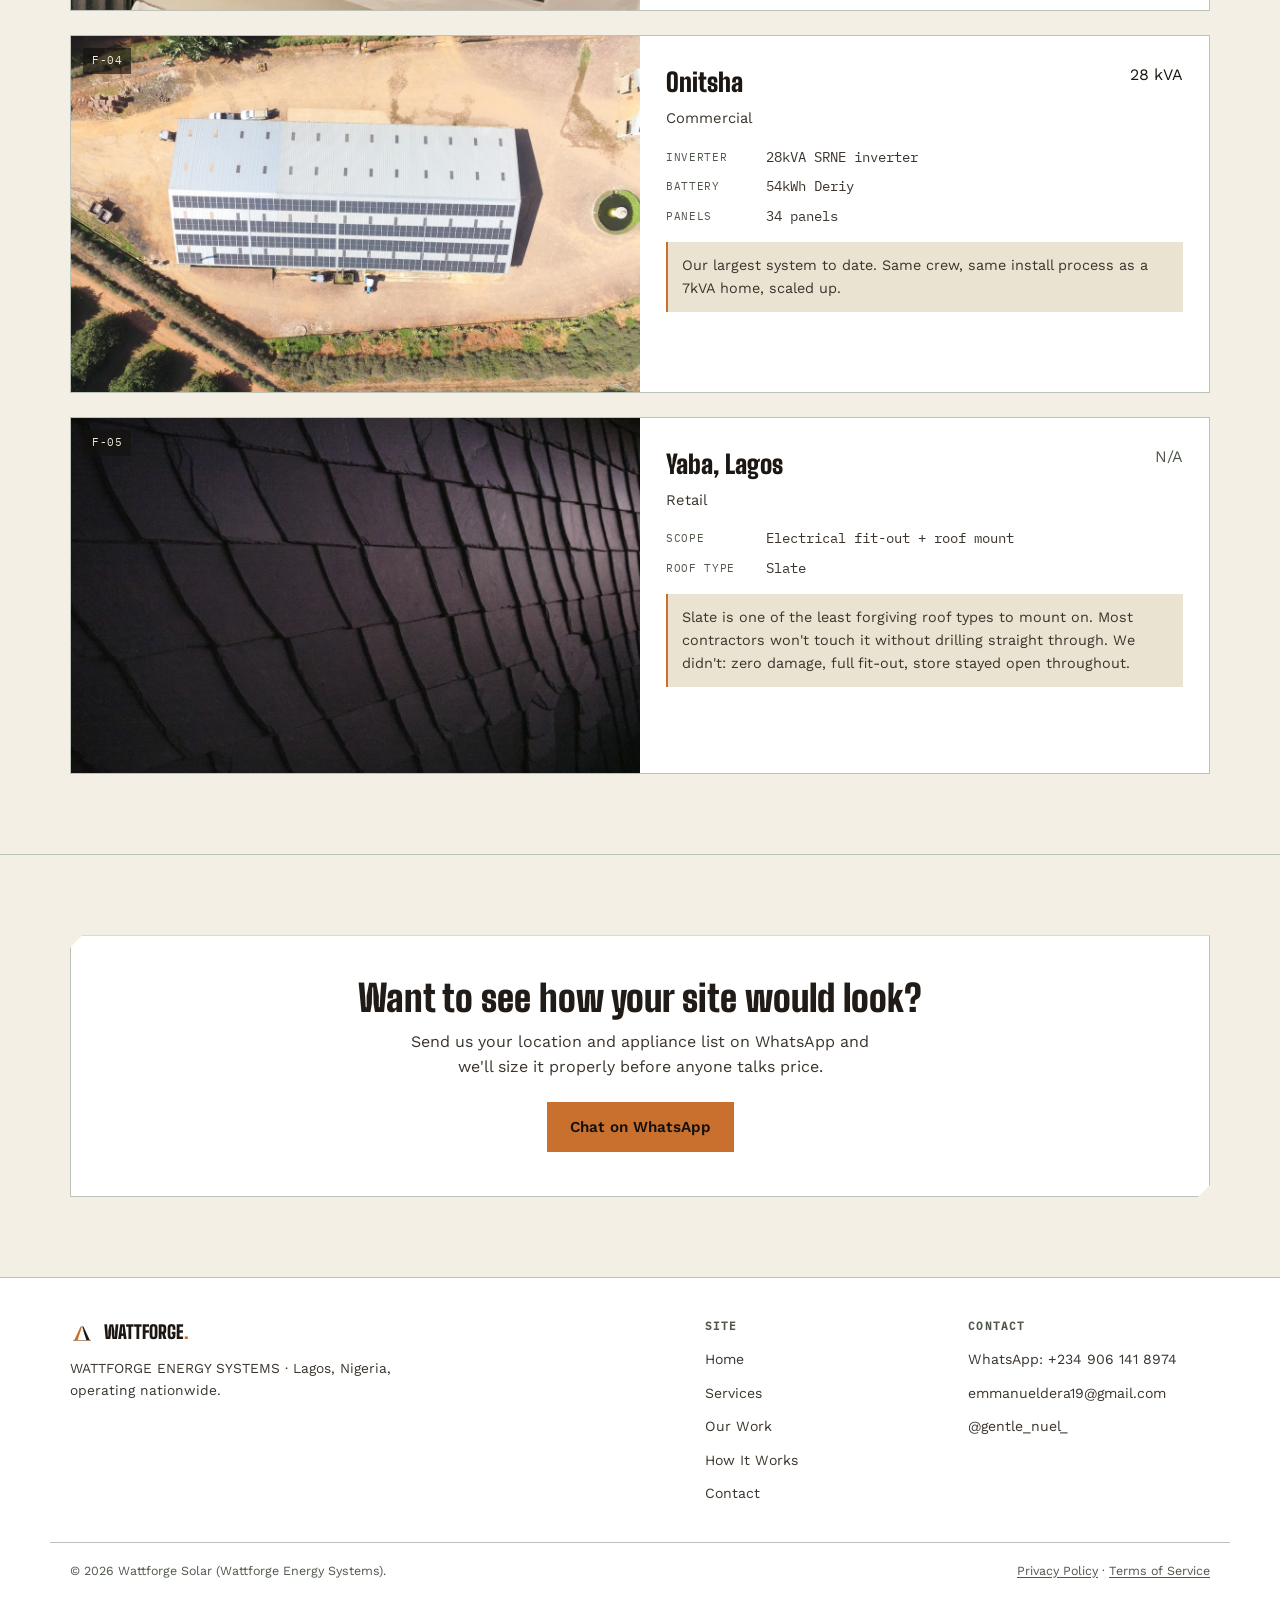
<file: our-work.html>
<!DOCTYPE html>
<html lang="en">
<head>
<meta charset="UTF-8">
<script src="assets/js/theme-init.js"></script>
<meta name="viewport" content="width=device-width, initial-scale=1.0">
<link rel="preload" href="assets/fonts/bigshoulders-900.woff2" as="font" type="font/woff2" crossorigin>
<link rel="preload" href="assets/fonts/worksans-400.woff2" as="font" type="font/woff2" crossorigin>
<link rel="preload" href="assets/fonts/plexmono-400.woff2" as="font" type="font/woff2" crossorigin>
<link rel="preload" href="assets/images/project-nsukka.jpg" as="image" fetchpriority="high">
<title>Our Work | Wattforge Solar</title>
<meta name="description" content="Five completed Wattforge Solar installations in full detail: location, property type, exact components, and capacity.">
<link rel="canonical" href="https://wattforge-solar.vercel.app/our-work.html">
<meta property="og:type" content="website">
<meta property="og:url" content="https://wattforge-solar.vercel.app/our-work.html">
<meta property="og:title" content="Our Work | Wattforge Solar">
<meta property="og:description" content="Five completed Wattforge Solar installations in full detail: location, property type, exact components, and capacity.">
<meta property="og:image" content="https://wattforge-solar.vercel.app/assets/images/project-nsukka.jpg">
<meta property="og:site_name" content="Wattforge Solar">
<meta property="og:locale" content="en_NG">
<meta name="twitter:card" content="summary_large_image">
<meta name="twitter:title" content="Our Work | Wattforge Solar">
<meta name="twitter:description" content="Five completed Wattforge Solar installations in full detail: location, property type, exact components, and capacity.">
<meta name="twitter:image" content="https://wattforge-solar.vercel.app/assets/images/project-nsukka.jpg">
<script type="application/ld+json">
{
  "@context": "https://schema.org",
  "@type": "LocalBusiness",
  "name": "Wattforge Solar",
  "alternateName": "Wattforge Energy Systems",
  "image": "https://wattforge-solar.vercel.app/assets/images/project-nsukka.jpg",
  "url": "https://wattforge-solar.vercel.app/",
  "telephone": "+2349061418974",
  "email": "emmanueldera19@gmail.com",
  "address": { "@type": "PostalAddress", "addressLocality": "Lagos", "addressCountry": "NG" },
  "areaServed": "NG",
  "sameAs": ["https://x.com/gentle_nuel_"],
  "hasOfferCatalog": {
    "@type": "OfferCatalog",
    "name": "Services",
    "itemListElement": [
      { "@type": "Offer", "itemOffered": { "@type": "Service", "name": "Solar power systems" } },
      { "@type": "Offer", "itemOffered": { "@type": "Service", "name": "Inverters & battery storage" } },
      { "@type": "Offer", "itemOffered": { "@type": "Service", "name": "Solar panels" } },
      { "@type": "Offer", "itemOffered": { "@type": "Service", "name": "Electrical installations" } },
      { "@type": "Offer", "itemOffered": { "@type": "Service", "name": "CCTV & security camera systems" } },
      { "@type": "Offer", "itemOffered": { "@type": "Service", "name": "Satellite TV installation" } }
    ]
  }
}
</script>
<link rel="icon" type="image/svg+xml" href="assets/images/logo-mark.svg">
<link rel="stylesheet" href="assets/css/style.css">
</head>
<body>

<header class="site-header">
  <div class="container header-inner">
    <a href="index.html" class="brand-lockup">
      <img src="assets/images/logo-mark.svg" alt="" data-logo>
      <span class="wordmark">WATTFORGE<span class="accent-dot">.</span></span>
    </a>
    <div class="header-controls">
      <button class="theme-toggle" id="theme-toggle" type="button" aria-label="Toggle light mode" aria-pressed="false">
        <span class="tt-track"><span class="tt-thumb"></span></span>
      </button>
    <nav class="main-nav">
      <button class="nav-toggle" id="nav-toggle" aria-expanded="false" aria-controls="nav-menu" aria-label="Toggle menu">
        <span></span><span></span><span></span>
      </button>
      <ul class="nav-menu" id="nav-menu">
        <li><a href="index.html">Home</a></li>
        <li><a href="services.html">Services</a></li>
        <li><a href="our-work.html" class="is-active">Our Work</a></li>
        <li><a href="how-it-works.html">How It Works</a></li>
        <li><a href="contact.html">Contact</a></li>
        <li><a class="btn btn-whatsapp header-cta" href="https://wa.me/2349061418974" target="_blank" rel="noopener">WhatsApp Us</a></li>
      </ul>
    </nav>
    </div>
  </div>
</header>

<main>

  <section class="page-header">
    <div class="container">
      <div class="plate">
        <div class="rivets"><span></span><span></span><span></span></div>
        <p class="eyebrow">The evidence</p>
        <h1>Every completed job, in full.</h1>
        <p class="hero-sub">200+ systems installed nationwide since 2018. These five are shown here with full specs, not just a photo and a caption.</p>
      </div>
    </div>
  </section>

  <section>
    <div class="container">
      <div class="case-list">

        <article class="case-file" id="nsukka">
          <div class="case-photo">
            <img src="assets/images/project-nsukka.jpg" alt="Rooftop solar array, Nsukka installation">
            <span class="case-fnum mono">F-01</span>
          </div>
          <div class="case-body">
            <div class="case-head">
              <h3>Nsukka</h3>
              <span class="project-badge">18 kVA</span>
            </div>
            <p class="case-type">Residential, full off-grid</p>
            <dl class="case-specs">
              <div class="row"><dt>Inverter</dt><dd>18kVA SRNE inverter</dd></div>
              <div class="row"><dt>Battery</dt><dd>56kWh Deriy lithium</dd></div>
              <div class="row"><dt>Panels</dt><dd>28×610W Jinko</dd></div>
            </dl>
            <div class="case-note">Full off-grid: no grid connection at all. The system alone carries the entire home, every day of the year.</div>
          </div>
        </article>

        <article class="case-file" id="ibeju">
          <div class="case-photo">
            <img src="assets/images/project-ibeju.jpg" alt="Ibeju duplex tile-roof solar install" loading="lazy" decoding="async">
            <span class="case-fnum mono">F-02</span>
          </div>
          <div class="case-body">
            <div class="case-head">
              <h3>Ibeju, Lagos</h3>
              <span class="project-badge">7 kVA</span>
            </div>
            <p class="case-type">Residential duplex</p>
            <dl class="case-specs">
              <div class="row"><dt>Inverter</dt><dd>7kVA Deye hybrid inverter</dd></div>
              <div class="row"><dt>Battery</dt><dd>18kWh Deriy lithium</dd></div>
              <div class="row"><dt>Panels</dt><dd>16×605W Jinko</dd></div>
            </dl>
            <div class="case-note">Hybrid setup: solar and battery carry the home first, grid steps in automatically if reserves run low.</div>
          </div>
        </article>

        <article class="case-file" id="ikoyi">
          <div class="case-photo">
            <img src="assets/images/project-ikoyi.jpg" alt="Guest room interior, Ikoyi hotel installation" loading="lazy" decoding="async">
            <span class="case-fnum mono">F-03</span>
          </div>
          <div class="case-body">
            <div class="case-head">
              <h3>Ikoyi, Lagos</h3>
              <span class="project-badge">12 kVA</span>
            </div>
            <p class="case-type">Hotel: lighting, fridges, fans, TV, karaoke</p>
            <dl class="case-specs">
              <div class="row"><dt>Inverter</dt><dd>12kVA SRNE inverter</dd></div>
              <div class="row"><dt>Battery</dt><dd>20kWh Deriy</dd></div>
              <div class="row"><dt>Panels</dt><dd>16 Jinko panels</dd></div>
            </dl>
            <div class="case-note">Guest-facing loads are the least forgiving test there is. Fridges, TVs, and the karaoke system stayed live through a full outage.</div>
          </div>
        </article>

        <article class="case-file" id="onitsha">
          <div class="case-photo">
            <img src="assets/images/project-onitsha.jpg" alt="Large commercial rooftop solar array, Onitsha installation" loading="lazy" decoding="async">
            <span class="case-fnum mono">F-04</span>
          </div>
          <div class="case-body">
            <div class="case-head">
              <h3>Onitsha</h3>
              <span class="project-badge">28 kVA</span>
            </div>
            <p class="case-type">Commercial</p>
            <dl class="case-specs">
              <div class="row"><dt>Inverter</dt><dd>28kVA SRNE inverter</dd></div>
              <div class="row"><dt>Battery</dt><dd>54kWh Deriy</dd></div>
              <div class="row"><dt>Panels</dt><dd>34 panels</dd></div>
            </dl>
            <div class="case-note">Our largest system to date. Same crew, same install process as a 7kVA home, scaled up.</div>
          </div>
        </article>

        <article class="case-file" id="yaba">
          <div class="case-photo">
            <img src="assets/images/project-yaba.jpg" alt="Slate roof tiles, close detail" loading="lazy" decoding="async">
            <span class="case-fnum mono">F-05</span>
          </div>
          <div class="case-body">
            <div class="case-head">
              <h3>Yaba, Lagos</h3>
              <span class="project-badge" style="color:var(--label); border-color:var(--line);">N/A</span>
            </div>
            <p class="case-type">Retail</p>
            <dl class="case-specs">
              <div class="row"><dt>Scope</dt><dd>Electrical fit-out + roof mount</dd></div>
              <div class="row"><dt>Roof type</dt><dd>Slate</dd></div>
            </dl>
            <div class="case-note">Slate is one of the least forgiving roof types to mount on. Most contractors won't touch it without drilling straight through. We didn't: zero damage, full fit-out, store stayed open throughout.</div>
          </div>
        </article>

      </div>
    </div>
  </section>

  <section>
    <div class="container">
      <div class="cta-band chamfer">
        <h2>Want to see how your site would look?</h2>
        <p>Send us your location and appliance list on WhatsApp and we'll size it properly before anyone talks price.</p>
        <a class="btn btn-primary" href="https://wa.me/2349061418974" target="_blank" rel="noopener">Chat on WhatsApp</a>
      </div>
    </div>
  </section>

</main>

<footer class="site-footer">
  <div class="container footer-inner">
    <div class="footer-brand">
      <a href="index.html" class="brand-lockup">
        <img src="assets/images/logo-mark.svg" alt="" data-logo>
        <span class="wordmark">WATTFORGE<span class="accent-dot">.</span></span>
      </a>
      <p>WATTFORGE ENERGY SYSTEMS · Lagos, Nigeria, operating nationwide.</p>
    </div>
    <div class="footer-cols">
      <div class="footer-links">
        <h3>Site</h3>
        <ul>
          <li><a href="index.html">Home</a></li>
          <li><a href="services.html">Services</a></li>
          <li><a href="our-work.html">Our Work</a></li>
          <li><a href="how-it-works.html">How It Works</a></li>
          <li><a href="contact.html">Contact</a></li>
        </ul>
      </div>
      <div class="footer-contact">
        <h3>Contact</h3>
        <ul>
          <li><a href="https://wa.me/2349061418974" target="_blank" rel="noopener">WhatsApp: +234 906 141 8974</a></li>
          <li><a href="mailto:emmanueldera19@gmail.com">emmanueldera19@gmail.com</a></li>
          <li><a href="https://x.com/gentle_nuel_" target="_blank" rel="noopener">@gentle_nuel_</a></li>
        </ul>
      </div>
    </div>
  </div>
  <div class="container footer-bottom">
    <p>&copy; 2026 Wattforge Solar (Wattforge Energy Systems).</p>
    <p><a href="privacy.html">Privacy Policy</a> &middot; <a href="terms.html">Terms of Service</a></p>
  </div>
</footer>

<a href="https://wa.me/2349061418974" class="sticky-whatsapp" target="_blank" rel="noopener">
  <svg viewBox="0 0 24 24" fill="currentColor"><path d="M12 2a10 10 0 0 0-8.6 15L2 22l5.2-1.4A10 10 0 1 0 12 2Zm0 18.2a8.2 8.2 0 0 1-4.2-1.2l-.3-.2-3.1.8.8-3-.2-.3A8.2 8.2 0 1 1 12 20.2Zm4.5-6.1c-.2-.1-1.5-.7-1.7-.8-.2-.1-.4-.1-.6.1s-.7.8-.9 1c-.2.2-.3.2-.6.1a6.7 6.7 0 0 1-2-1.2 7.4 7.4 0 0 1-1.4-1.7c-.1-.2 0-.4.1-.5l.4-.5c.1-.1.2-.3.2-.4a.5.5 0 0 0 0-.5c-.1-.1-.6-1.4-.8-1.9-.2-.5-.4-.4-.6-.4h-.5a1 1 0 0 0-.7.3 3 3 0 0 0-.9 2.2c0 1.3.9 2.6 1.1 2.8.1.2 2 3 4.7 4.2a8 8 0 0 0 1.6.6 3.8 3.8 0 0 0 1.7.1c.5-.1 1.5-.6 1.7-1.2.2-.6.2-1.1.2-1.2-.1-.1-.3-.2-.5-.3Z"/></svg>
  Chat on WhatsApp
</a>

<script src="assets/js/main.js"></script>
</body>
</html>
</file>
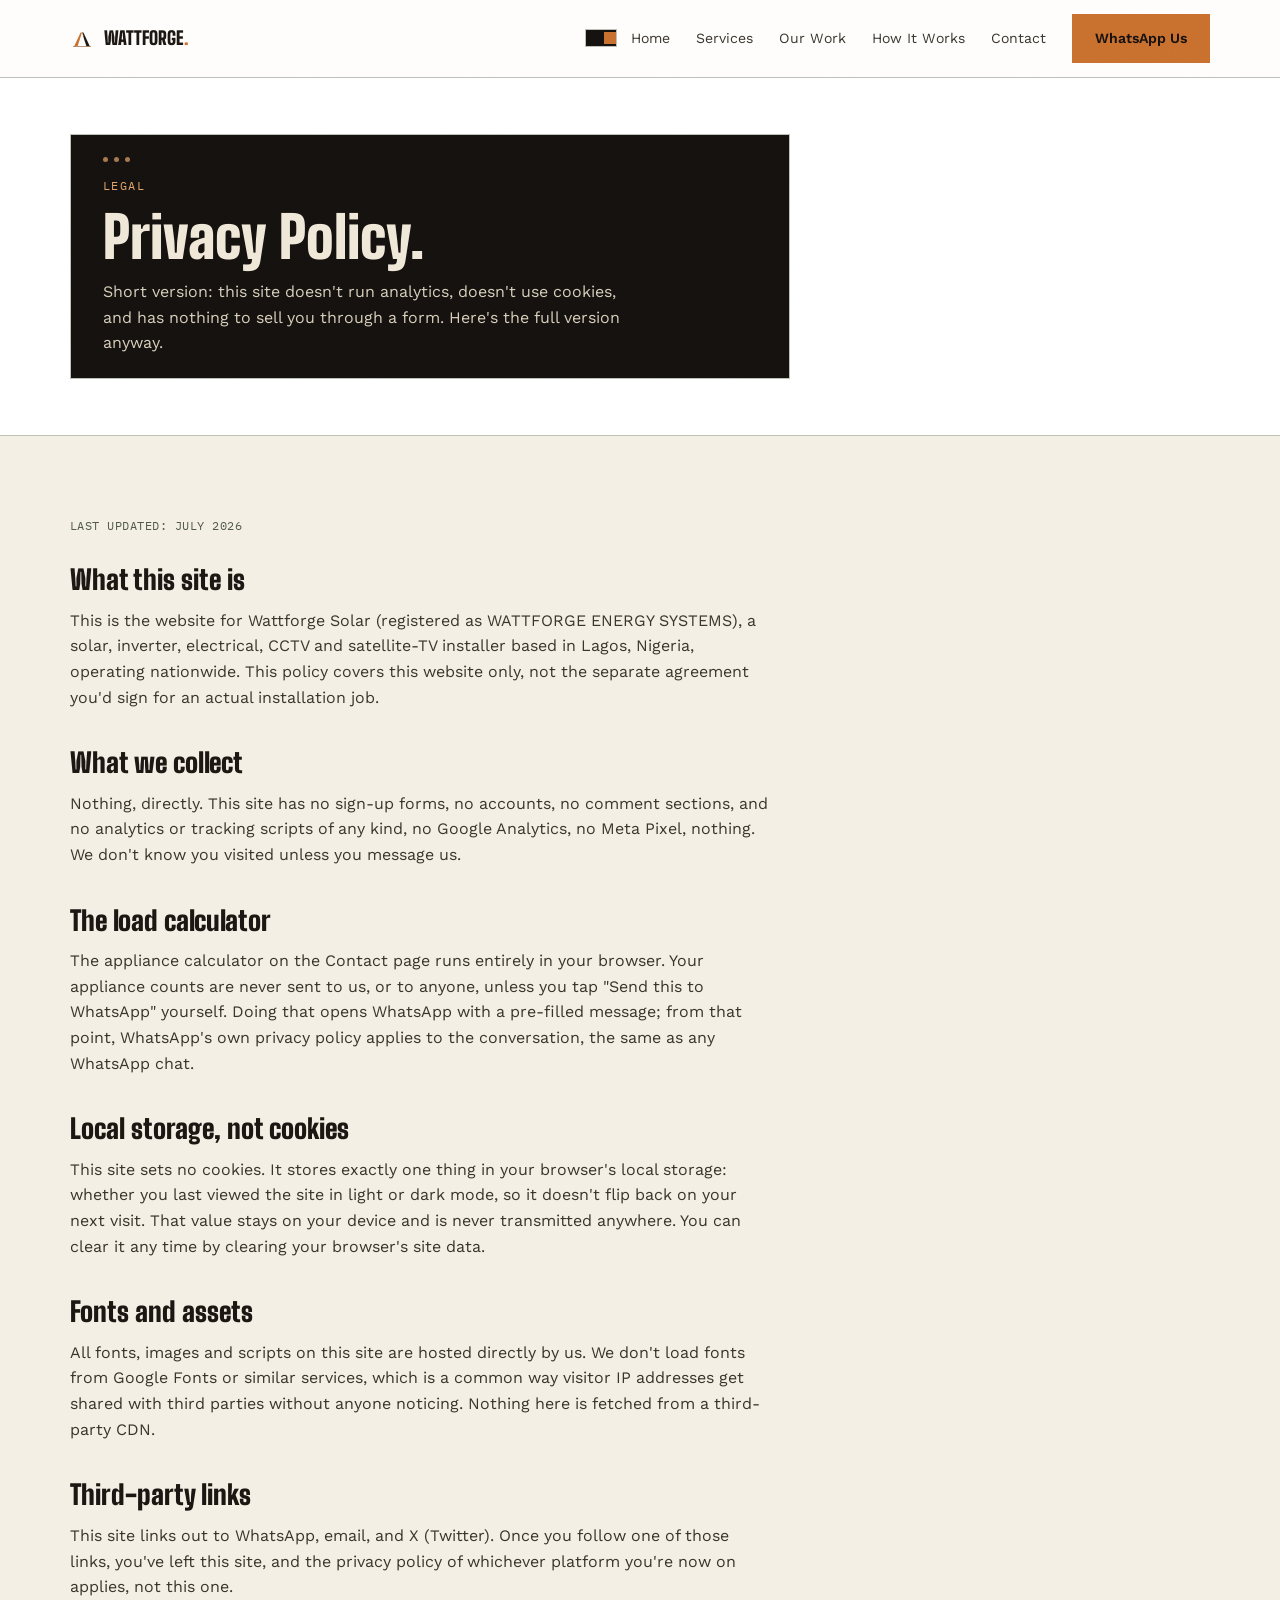
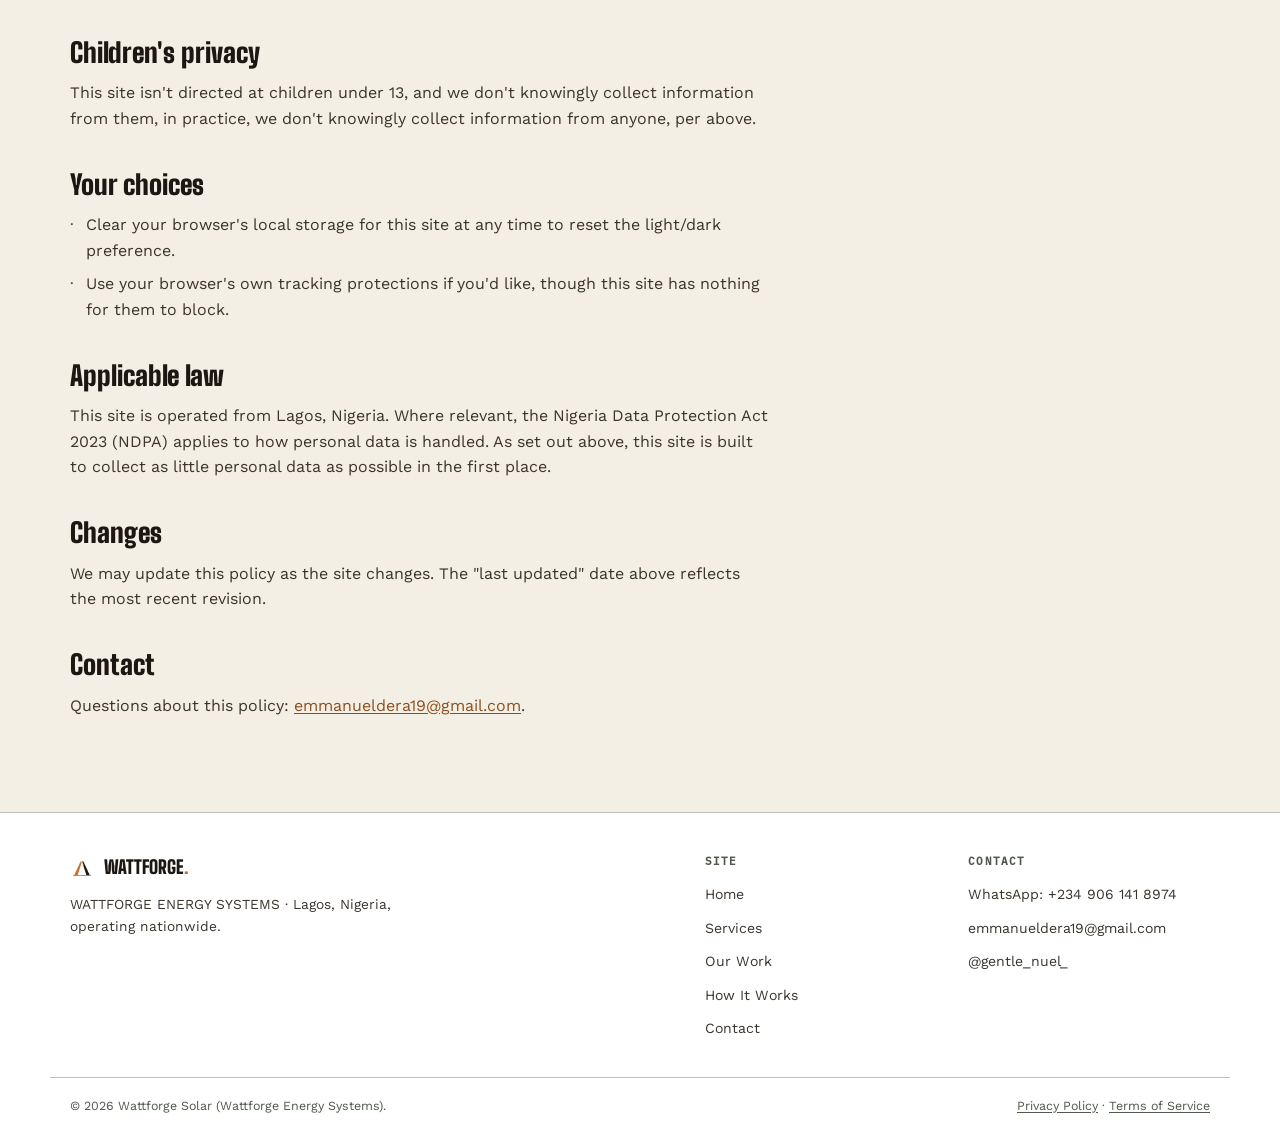
<file: privacy.html>
<!DOCTYPE html>
<html lang="en">
<head>
<meta charset="UTF-8">
<script src="assets/js/theme-init.js"></script>
<meta name="viewport" content="width=device-width, initial-scale=1.0">
<link rel="preload" href="assets/fonts/bigshoulders-900.woff2" as="font" type="font/woff2" crossorigin>
<link rel="preload" href="assets/fonts/worksans-400.woff2" as="font" type="font/woff2" crossorigin>
<link rel="preload" href="assets/fonts/plexmono-400.woff2" as="font" type="font/woff2" crossorigin>
<title>Privacy Policy | Wattforge Solar</title>
<meta name="description" content="What this site collects (very little), how the load calculator works, and how local storage is used.">
<link rel="canonical" href="https://wattforge-solar.vercel.app/privacy.html">
<meta property="og:type" content="website">
<meta property="og:url" content="https://wattforge-solar.vercel.app/privacy.html">
<meta property="og:title" content="Privacy Policy | Wattforge Solar">
<meta property="og:description" content="What this site collects (very little), how the load calculator works, and how local storage is used.">
<meta property="og:image" content="https://wattforge-solar.vercel.app/assets/images/project-nsukka.jpg">
<meta property="og:site_name" content="Wattforge Solar">
<meta property="og:locale" content="en_NG">
<meta name="twitter:card" content="summary_large_image">
<meta name="twitter:title" content="Privacy Policy | Wattforge Solar">
<meta name="twitter:description" content="What this site collects (very little), how the load calculator works, and how local storage is used.">
<meta name="twitter:image" content="https://wattforge-solar.vercel.app/assets/images/project-nsukka.jpg">
<script type="application/ld+json">
{
  "@context": "https://schema.org",
  "@type": "LocalBusiness",
  "name": "Wattforge Solar",
  "alternateName": "Wattforge Energy Systems",
  "image": "https://wattforge-solar.vercel.app/assets/images/project-nsukka.jpg",
  "url": "https://wattforge-solar.vercel.app/",
  "telephone": "+2349061418974",
  "email": "emmanueldera19@gmail.com",
  "address": { "@type": "PostalAddress", "addressLocality": "Lagos", "addressCountry": "NG" },
  "areaServed": "NG",
  "sameAs": ["https://x.com/gentle_nuel_"],
  "hasOfferCatalog": {
    "@type": "OfferCatalog",
    "name": "Services",
    "itemListElement": [
      { "@type": "Offer", "itemOffered": { "@type": "Service", "name": "Solar power systems" } },
      { "@type": "Offer", "itemOffered": { "@type": "Service", "name": "Inverters & battery storage" } },
      { "@type": "Offer", "itemOffered": { "@type": "Service", "name": "Solar panels" } },
      { "@type": "Offer", "itemOffered": { "@type": "Service", "name": "Electrical installations" } },
      { "@type": "Offer", "itemOffered": { "@type": "Service", "name": "CCTV & security camera systems" } },
      { "@type": "Offer", "itemOffered": { "@type": "Service", "name": "Satellite TV installation" } }
    ]
  }
}
</script>
<link rel="icon" type="image/svg+xml" href="assets/images/logo-mark.svg">
<link rel="stylesheet" href="assets/css/style.css">
</head>
<body>

<header class="site-header">
  <div class="container header-inner">
    <a href="index.html" class="brand-lockup">
      <img src="assets/images/logo-mark.svg" alt="" data-logo>
      <span class="wordmark">WATTFORGE<span class="accent-dot">.</span></span>
    </a>
    <div class="header-controls">
      <button class="theme-toggle" id="theme-toggle" type="button" aria-label="Toggle light mode" aria-pressed="false">
        <span class="tt-track"><span class="tt-thumb"></span></span>
      </button>
    <nav class="main-nav">
      <button class="nav-toggle" id="nav-toggle" aria-expanded="false" aria-controls="nav-menu" aria-label="Toggle menu">
        <span></span><span></span><span></span>
      </button>
      <ul class="nav-menu" id="nav-menu">
        <li><a href="index.html">Home</a></li>
        <li><a href="services.html">Services</a></li>
        <li><a href="our-work.html">Our Work</a></li>
        <li><a href="how-it-works.html">How It Works</a></li>
        <li><a href="contact.html">Contact</a></li>
        <li><a class="btn btn-whatsapp header-cta" href="https://wa.me/2349061418974" target="_blank" rel="noopener">WhatsApp Us</a></li>
      </ul>
    </nav>
    </div>
  </div>
</header>

<main>

  <section class="page-header">
    <div class="container">
      <div class="plate">
        <div class="rivets"><span></span><span></span><span></span></div>
        <p class="eyebrow">Legal</p>
        <h1>Privacy Policy.</h1>
        <p class="hero-sub">Short version: this site doesn't run analytics, doesn't use cookies, and has nothing to sell you through a form. Here's the full version anyway.</p>
      </div>
    </div>
  </section>

  <section>
    <div class="container">
      <div class="legal-content">
        <span class="updated">Last updated: July 2026</span>

        <h2>What this site is</h2>
        <p>This is the website for Wattforge Solar (registered as WATTFORGE ENERGY SYSTEMS), a solar, inverter, electrical, CCTV and satellite-TV installer based in Lagos, Nigeria, operating nationwide. This policy covers this website only, not the separate agreement you'd sign for an actual installation job.</p>

        <h2>What we collect</h2>
        <p>Nothing, directly. This site has no sign-up forms, no accounts, no comment sections, and no analytics or tracking scripts of any kind, no Google Analytics, no Meta Pixel, nothing. We don't know you visited unless you message us.</p>

        <h2>The load calculator</h2>
        <p>The appliance calculator on the Contact page runs entirely in your browser. Your appliance counts are never sent to us, or to anyone, unless you tap "Send this to WhatsApp" yourself. Doing that opens WhatsApp with a pre-filled message; from that point, WhatsApp's own privacy policy applies to the conversation, the same as any WhatsApp chat.</p>

        <h2>Local storage, not cookies</h2>
        <p>This site sets no cookies. It stores exactly one thing in your browser's local storage: whether you last viewed the site in light or dark mode, so it doesn't flip back on your next visit. That value stays on your device and is never transmitted anywhere. You can clear it any time by clearing your browser's site data.</p>

        <h2>Fonts and assets</h2>
        <p>All fonts, images and scripts on this site are hosted directly by us. We don't load fonts from Google Fonts or similar services, which is a common way visitor IP addresses get shared with third parties without anyone noticing. Nothing here is fetched from a third-party CDN.</p>

        <h2>Third-party links</h2>
        <p>This site links out to WhatsApp, email, and X (Twitter). Once you follow one of those links, you've left this site, and the privacy policy of whichever platform you're now on applies, not this one.</p>

        <h2>Children's privacy</h2>
        <p>This site isn't directed at children under 13, and we don't knowingly collect information from them, in practice, we don't knowingly collect information from anyone, per above.</p>

        <h2>Your choices</h2>
        <ul>
          <li>Clear your browser's local storage for this site at any time to reset the light/dark preference.</li>
          <li>Use your browser's own tracking protections if you'd like, though this site has nothing for them to block.</li>
        </ul>

        <h2>Applicable law</h2>
        <p>This site is operated from Lagos, Nigeria. Where relevant, the Nigeria Data Protection Act 2023 (NDPA) applies to how personal data is handled. As set out above, this site is built to collect as little personal data as possible in the first place.</p>

        <h2>Changes</h2>
        <p>We may update this policy as the site changes. The "last updated" date above reflects the most recent revision.</p>

        <h2>Contact</h2>
        <p>Questions about this policy: <a href="mailto:emmanueldera19@gmail.com">emmanueldera19@gmail.com</a>.</p>
      </div>
    </div>
  </section>

</main>

<footer class="site-footer">
  <div class="container footer-inner">
    <div class="footer-brand">
      <a href="index.html" class="brand-lockup">
        <img src="assets/images/logo-mark.svg" alt="" data-logo>
        <span class="wordmark">WATTFORGE<span class="accent-dot">.</span></span>
      </a>
      <p>WATTFORGE ENERGY SYSTEMS · Lagos, Nigeria, operating nationwide.</p>
    </div>
    <div class="footer-cols">
      <div class="footer-links">
        <h3>Site</h3>
        <ul>
          <li><a href="index.html">Home</a></li>
          <li><a href="services.html">Services</a></li>
          <li><a href="our-work.html">Our Work</a></li>
          <li><a href="how-it-works.html">How It Works</a></li>
          <li><a href="contact.html">Contact</a></li>
        </ul>
      </div>
      <div class="footer-contact">
        <h3>Contact</h3>
        <ul>
          <li><a href="https://wa.me/2349061418974" target="_blank" rel="noopener">WhatsApp: +234 906 141 8974</a></li>
          <li><a href="mailto:emmanueldera19@gmail.com">emmanueldera19@gmail.com</a></li>
          <li><a href="https://x.com/gentle_nuel_" target="_blank" rel="noopener">@gentle_nuel_</a></li>
        </ul>
      </div>
    </div>
  </div>
  <div class="container footer-bottom">
    <p>&copy; 2026 Wattforge Solar (Wattforge Energy Systems).</p>
    <p><a href="privacy.html">Privacy Policy</a> &middot; <a href="terms.html">Terms of Service</a></p>
  </div>
</footer>

<a href="https://wa.me/2349061418974" class="sticky-whatsapp" target="_blank" rel="noopener">
  <svg viewBox="0 0 24 24" fill="currentColor"><path d="M12 2a10 10 0 0 0-8.6 15L2 22l5.2-1.4A10 10 0 1 0 12 2Zm0 18.2a8.2 8.2 0 0 1-4.2-1.2l-.3-.2-3.1.8.8-3-.2-.3A8.2 8.2 0 1 1 12 20.2Zm4.5-6.1c-.2-.1-1.5-.7-1.7-.8-.2-.1-.4-.1-.6.1s-.7.8-.9 1c-.2.2-.3.2-.6.1a6.7 6.7 0 0 1-2-1.2 7.4 7.4 0 0 1-1.4-1.7c-.1-.2 0-.4.1-.5l.4-.5c.1-.1.2-.3.2-.4a.5.5 0 0 0 0-.5c-.1-.1-.6-1.4-.8-1.9-.2-.5-.4-.4-.6-.4h-.5a1 1 0 0 0-.7.3 3 3 0 0 0-.9 2.2c0 1.3.9 2.6 1.1 2.8.1.2 2 3 4.7 4.2a8 8 0 0 0 1.6.6 3.8 3.8 0 0 0 1.7.1c.5-.1 1.5-.6 1.7-1.2.2-.6.2-1.1.2-1.2-.1-.1-.3-.2-.5-.3Z"/></svg>
  Chat on WhatsApp
</a>

<script src="assets/js/main.js"></script>
</body>
</html>
</file>
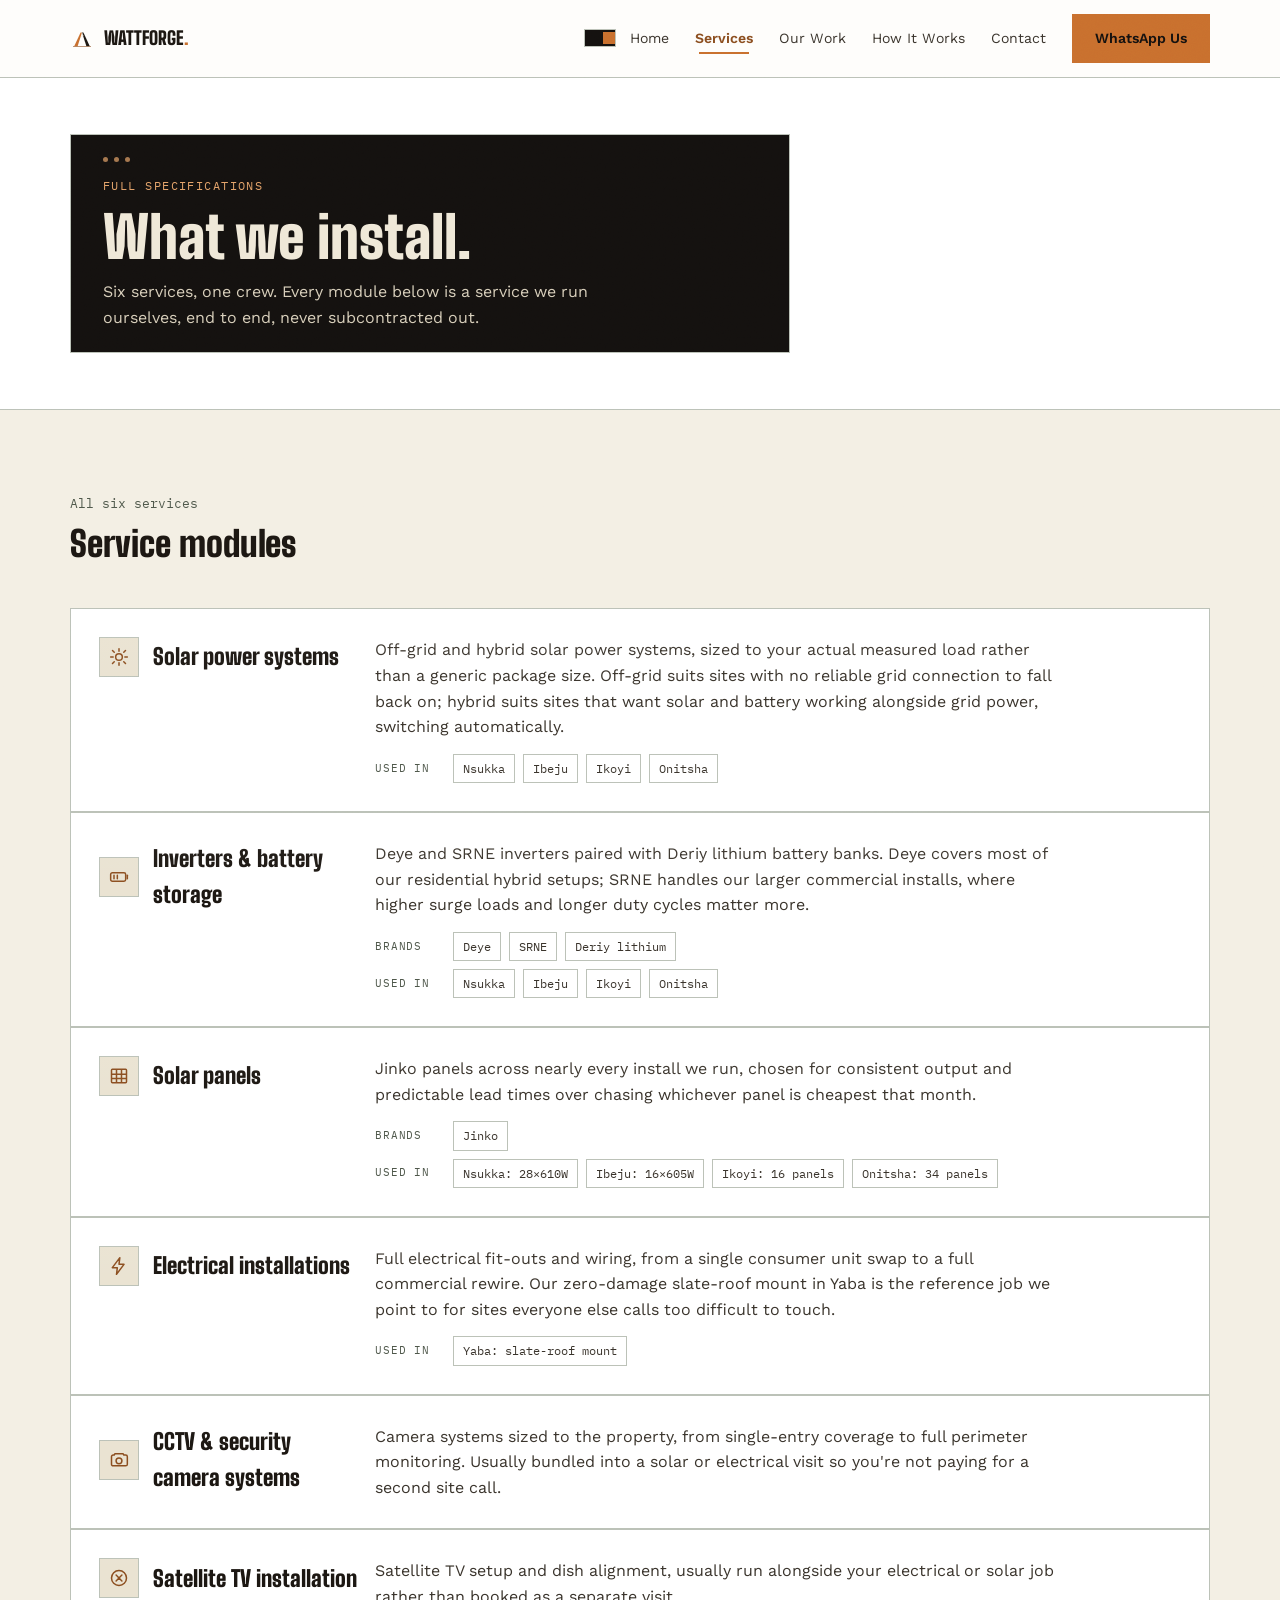
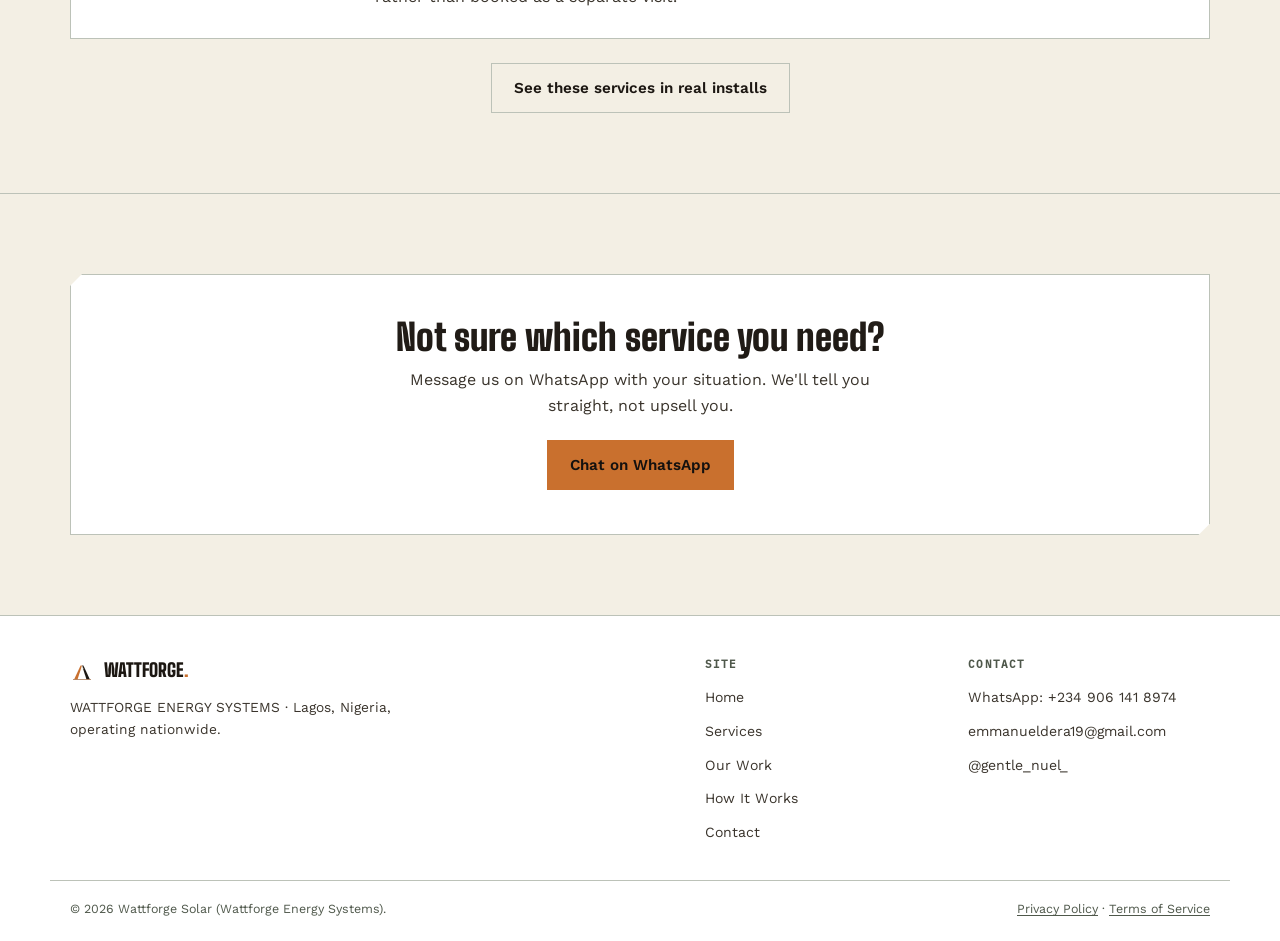
<file: services.html>
<!DOCTYPE html>
<html lang="en">
<head>
<meta charset="UTF-8">
<script src="assets/js/theme-init.js"></script>
<meta name="viewport" content="width=device-width, initial-scale=1.0">
<link rel="preload" href="assets/fonts/bigshoulders-900.woff2" as="font" type="font/woff2" crossorigin>
<link rel="preload" href="assets/fonts/worksans-400.woff2" as="font" type="font/woff2" crossorigin>
<link rel="preload" href="assets/fonts/plexmono-400.woff2" as="font" type="font/woff2" crossorigin>
<title>Services | Wattforge Solar</title>
<meta name="description" content="Full specifications for all six Wattforge Solar services: solar power systems, inverters and battery storage, solar panels, electrical installations, CCTV and satellite TV.">
<link rel="canonical" href="https://wattforge-solar.vercel.app/services.html">
<meta property="og:type" content="website">
<meta property="og:url" content="https://wattforge-solar.vercel.app/services.html">
<meta property="og:title" content="Services | Wattforge Solar">
<meta property="og:description" content="Full specifications for all six Wattforge Solar services: solar power systems, inverters and battery storage, solar panels, electrical installations, CCTV and satellite TV.">
<meta property="og:image" content="https://wattforge-solar.vercel.app/assets/images/project-nsukka.jpg">
<meta property="og:site_name" content="Wattforge Solar">
<meta property="og:locale" content="en_NG">
<meta name="twitter:card" content="summary_large_image">
<meta name="twitter:title" content="Services | Wattforge Solar">
<meta name="twitter:description" content="Full specifications for all six Wattforge Solar services: solar power systems, inverters and battery storage, solar panels, electrical installations, CCTV and satellite TV.">
<meta name="twitter:image" content="https://wattforge-solar.vercel.app/assets/images/project-nsukka.jpg">
<script type="application/ld+json">
{
  "@context": "https://schema.org",
  "@type": "LocalBusiness",
  "name": "Wattforge Solar",
  "alternateName": "Wattforge Energy Systems",
  "image": "https://wattforge-solar.vercel.app/assets/images/project-nsukka.jpg",
  "url": "https://wattforge-solar.vercel.app/",
  "telephone": "+2349061418974",
  "email": "emmanueldera19@gmail.com",
  "address": { "@type": "PostalAddress", "addressLocality": "Lagos", "addressCountry": "NG" },
  "areaServed": "NG",
  "sameAs": ["https://x.com/gentle_nuel_"],
  "hasOfferCatalog": {
    "@type": "OfferCatalog",
    "name": "Services",
    "itemListElement": [
      { "@type": "Offer", "itemOffered": { "@type": "Service", "name": "Solar power systems" } },
      { "@type": "Offer", "itemOffered": { "@type": "Service", "name": "Inverters & battery storage" } },
      { "@type": "Offer", "itemOffered": { "@type": "Service", "name": "Solar panels" } },
      { "@type": "Offer", "itemOffered": { "@type": "Service", "name": "Electrical installations" } },
      { "@type": "Offer", "itemOffered": { "@type": "Service", "name": "CCTV & security camera systems" } },
      { "@type": "Offer", "itemOffered": { "@type": "Service", "name": "Satellite TV installation" } }
    ]
  }
}
</script>
<link rel="icon" type="image/svg+xml" href="assets/images/logo-mark.svg">
<link rel="stylesheet" href="assets/css/style.css">
</head>
<body>

<header class="site-header">
  <div class="container header-inner">
    <a href="index.html" class="brand-lockup">
      <img src="assets/images/logo-mark.svg" alt="" data-logo>
      <span class="wordmark">WATTFORGE<span class="accent-dot">.</span></span>
    </a>
    <div class="header-controls">
      <button class="theme-toggle" id="theme-toggle" type="button" aria-label="Toggle light mode" aria-pressed="false">
        <span class="tt-track"><span class="tt-thumb"></span></span>
      </button>
    <nav class="main-nav">
      <button class="nav-toggle" id="nav-toggle" aria-expanded="false" aria-controls="nav-menu" aria-label="Toggle menu">
        <span></span><span></span><span></span>
      </button>
      <ul class="nav-menu" id="nav-menu">
        <li><a href="index.html">Home</a></li>
        <li><a href="services.html" class="is-active">Services</a></li>
        <li><a href="our-work.html">Our Work</a></li>
        <li><a href="how-it-works.html">How It Works</a></li>
        <li><a href="contact.html">Contact</a></li>
        <li><a class="btn btn-whatsapp header-cta" href="https://wa.me/2349061418974" target="_blank" rel="noopener">WhatsApp Us</a></li>
      </ul>
    </nav>
    </div>
  </div>
</header>

<main>

  <section class="page-header">
    <div class="container">
      <div class="plate">
        <div class="rivets"><span></span><span></span><span></span></div>
        <p class="eyebrow">Full specifications</p>
        <h1>What we install.</h1>
        <p class="hero-sub">Six services, one crew. Every module below is a service we run ourselves, end to end, never subcontracted out.</p>
      </div>
    </div>
  </section>

  <section>
    <div class="container">
      <div class="section-head">
        <div class="head-text">
          <span class="section-index mono">All six services</span>
          <h2>Service modules</h2>
        </div>
      </div>

      <div class="service-list">

        <div class="service-module">
          <div class="service-module-head">
            <span class="sm-icon">
              <svg viewBox="0 0 24 24" fill="none" stroke="currentColor" stroke-width="1.8" stroke-linecap="round"><circle cx="12" cy="12" r="4"/><path d="M12 2v3M12 19v3M4.2 4.2l2.1 2.1M17.7 17.7l2.1 2.1M2 12h3M19 12h3M4.2 19.8l2.1-2.1M17.7 6.3l2.1-2.1"/></svg>
            </span>
            <h3>Solar power systems</h3>
          </div>
          <div>
            <p class="service-module-body">Off-grid and hybrid solar power systems, sized to your actual measured load rather than a generic package size. Off-grid suits sites with no reliable grid connection to fall back on; hybrid suits sites that want solar and battery working alongside grid power, switching automatically.</p>
            <div class="service-meta" style="margin-top:14px;">
              <div class="service-meta-row"><span class="sm-label">Used in</span><a class="mini-tag" href="our-work.html#nsukka">Nsukka</a><a class="mini-tag" href="our-work.html#ibeju">Ibeju</a><a class="mini-tag" href="our-work.html#ikoyi">Ikoyi</a><a class="mini-tag" href="our-work.html#onitsha">Onitsha</a></div>
            </div>
          </div>
        </div>

        <div class="service-module">
          <div class="service-module-head">
            <span class="sm-icon">
              <svg viewBox="0 0 24 24" fill="none" stroke="currentColor" stroke-width="1.8" stroke-linecap="round" stroke-linejoin="round"><rect x="2" y="7" width="18" height="10" rx="2"/><path d="M22 10v4"/><path d="M6 10v4M10 10v4"/></svg>
            </span>
            <h3>Inverters &amp; battery storage</h3>
          </div>
          <div>
            <p class="service-module-body">Deye and SRNE inverters paired with Deriy lithium battery banks. Deye covers most of our residential hybrid setups; SRNE handles our larger commercial installs, where higher surge loads and longer duty cycles matter more.</p>
            <div class="service-meta" style="margin-top:14px;">
              <div class="service-meta-row"><span class="sm-label">Brands</span><span class="mini-tag">Deye</span><span class="mini-tag">SRNE</span><span class="mini-tag">Deriy lithium</span></div>
              <div class="service-meta-row"><span class="sm-label">Used in</span><a class="mini-tag" href="our-work.html#nsukka">Nsukka</a><a class="mini-tag" href="our-work.html#ibeju">Ibeju</a><a class="mini-tag" href="our-work.html#ikoyi">Ikoyi</a><a class="mini-tag" href="our-work.html#onitsha">Onitsha</a></div>
            </div>
          </div>
        </div>

        <div class="service-module">
          <div class="service-module-head">
            <span class="sm-icon">
              <svg viewBox="0 0 24 24" fill="none" stroke="currentColor" stroke-width="1.8" stroke-linejoin="round"><rect x="3" y="4" width="18" height="16" rx="1"/><path d="M3 10h18M3 15h18M9 4v16M15 4v16"/></svg>
            </span>
            <h3>Solar panels</h3>
          </div>
          <div>
            <p class="service-module-body">Jinko panels across nearly every install we run, chosen for consistent output and predictable lead times over chasing whichever panel is cheapest that month.</p>
            <div class="service-meta" style="margin-top:14px;">
              <div class="service-meta-row"><span class="sm-label">Brands</span><span class="mini-tag">Jinko</span></div>
              <div class="service-meta-row"><span class="sm-label">Used in</span><a class="mini-tag" href="our-work.html#nsukka">Nsukka: 28×610W</a><a class="mini-tag" href="our-work.html#ibeju">Ibeju: 16×605W</a><a class="mini-tag" href="our-work.html#ikoyi">Ikoyi: 16 panels</a><a class="mini-tag" href="our-work.html#onitsha">Onitsha: 34 panels</a></div>
            </div>
          </div>
        </div>

        <div class="service-module">
          <div class="service-module-head">
            <span class="sm-icon">
              <svg viewBox="0 0 24 24" fill="none" stroke="currentColor" stroke-width="1.8" stroke-linecap="round" stroke-linejoin="round"><path d="M13 2 4 14h6l-1 8 9-12h-6l1-8Z"/></svg>
            </span>
            <h3>Electrical installations</h3>
          </div>
          <div>
            <p class="service-module-body">Full electrical fit-outs and wiring, from a single consumer unit swap to a full commercial rewire. Our zero-damage slate-roof mount in Yaba is the reference job we point to for sites everyone else calls too difficult to touch.</p>
            <div class="service-meta" style="margin-top:14px;">
              <div class="service-meta-row"><span class="sm-label">Used in</span><a class="mini-tag" href="our-work.html#yaba">Yaba: slate-roof mount</a></div>
            </div>
          </div>
        </div>

        <div class="service-module">
          <div class="service-module-head">
            <span class="sm-icon">
              <svg viewBox="0 0 24 24" fill="none" stroke="currentColor" stroke-width="1.8" stroke-linecap="round" stroke-linejoin="round"><path d="M3 8a2 2 0 0 1 2-2h1.2l1-1.6h9.6l1 1.6H20a2 2 0 0 1 2 2v9a2 2 0 0 1-2 2H5a2 2 0 0 1-2-2Z"/><circle cx="12" cy="13" r="3.5"/></svg>
            </span>
            <h3>CCTV &amp; security camera systems</h3>
          </div>
          <div>
            <p class="service-module-body">Camera systems sized to the property, from single-entry coverage to full perimeter monitoring. Usually bundled into a solar or electrical visit so you're not paying for a second site call.</p>
          </div>
        </div>

        <div class="service-module">
          <div class="service-module-head">
            <span class="sm-icon">
              <svg viewBox="0 0 24 24" fill="none" stroke="currentColor" stroke-width="1.8" stroke-linecap="round" stroke-linejoin="round"><circle cx="12" cy="12" r="9"/><path d="M8.5 8.5l7 7M8.5 15.5l7-7"/></svg>
            </span>
            <h3>Satellite TV installation</h3>
          </div>
          <div>
            <p class="service-module-body">Satellite TV setup and dish alignment, usually run alongside your electrical or solar job rather than booked as a separate visit.</p>
          </div>
        </div>

      </div>

      <div class="section-more text-center">
        <a class="btn btn-ghost" href="our-work.html">See these services in real installs</a>
      </div>
    </div>
  </section>

  <section>
    <div class="container">
      <div class="cta-band chamfer">
        <h2>Not sure which service you need?</h2>
        <p>Message us on WhatsApp with your situation. We'll tell you straight, not upsell you.</p>
        <a class="btn btn-primary" href="https://wa.me/2349061418974" target="_blank" rel="noopener">Chat on WhatsApp</a>
      </div>
    </div>
  </section>

</main>

<footer class="site-footer">
  <div class="container footer-inner">
    <div class="footer-brand">
      <a href="index.html" class="brand-lockup">
        <img src="assets/images/logo-mark.svg" alt="" data-logo>
        <span class="wordmark">WATTFORGE<span class="accent-dot">.</span></span>
      </a>
      <p>WATTFORGE ENERGY SYSTEMS · Lagos, Nigeria, operating nationwide.</p>
    </div>
    <div class="footer-cols">
      <div class="footer-links">
        <h3>Site</h3>
        <ul>
          <li><a href="index.html">Home</a></li>
          <li><a href="services.html">Services</a></li>
          <li><a href="our-work.html">Our Work</a></li>
          <li><a href="how-it-works.html">How It Works</a></li>
          <li><a href="contact.html">Contact</a></li>
        </ul>
      </div>
      <div class="footer-contact">
        <h3>Contact</h3>
        <ul>
          <li><a href="https://wa.me/2349061418974" target="_blank" rel="noopener">WhatsApp: +234 906 141 8974</a></li>
          <li><a href="mailto:emmanueldera19@gmail.com">emmanueldera19@gmail.com</a></li>
          <li><a href="https://x.com/gentle_nuel_" target="_blank" rel="noopener">@gentle_nuel_</a></li>
        </ul>
      </div>
    </div>
  </div>
  <div class="container footer-bottom">
    <p>&copy; 2026 Wattforge Solar (Wattforge Energy Systems).</p>
    <p><a href="privacy.html">Privacy Policy</a> &middot; <a href="terms.html">Terms of Service</a></p>
  </div>
</footer>

<a href="https://wa.me/2349061418974" class="sticky-whatsapp" target="_blank" rel="noopener">
  <svg viewBox="0 0 24 24" fill="currentColor"><path d="M12 2a10 10 0 0 0-8.6 15L2 22l5.2-1.4A10 10 0 1 0 12 2Zm0 18.2a8.2 8.2 0 0 1-4.2-1.2l-.3-.2-3.1.8.8-3-.2-.3A8.2 8.2 0 1 1 12 20.2Zm4.5-6.1c-.2-.1-1.5-.7-1.7-.8-.2-.1-.4-.1-.6.1s-.7.8-.9 1c-.2.2-.3.2-.6.1a6.7 6.7 0 0 1-2-1.2 7.4 7.4 0 0 1-1.4-1.7c-.1-.2 0-.4.1-.5l.4-.5c.1-.1.2-.3.2-.4a.5.5 0 0 0 0-.5c-.1-.1-.6-1.4-.8-1.9-.2-.5-.4-.4-.6-.4h-.5a1 1 0 0 0-.7.3 3 3 0 0 0-.9 2.2c0 1.3.9 2.6 1.1 2.8.1.2 2 3 4.7 4.2a8 8 0 0 0 1.6.6 3.8 3.8 0 0 0 1.7.1c.5-.1 1.5-.6 1.7-1.2.2-.6.2-1.1.2-1.2-.1-.1-.3-.2-.5-.3Z"/></svg>
  Chat on WhatsApp
</a>

<script src="assets/js/main.js"></script>
</body>
</html>
</file>
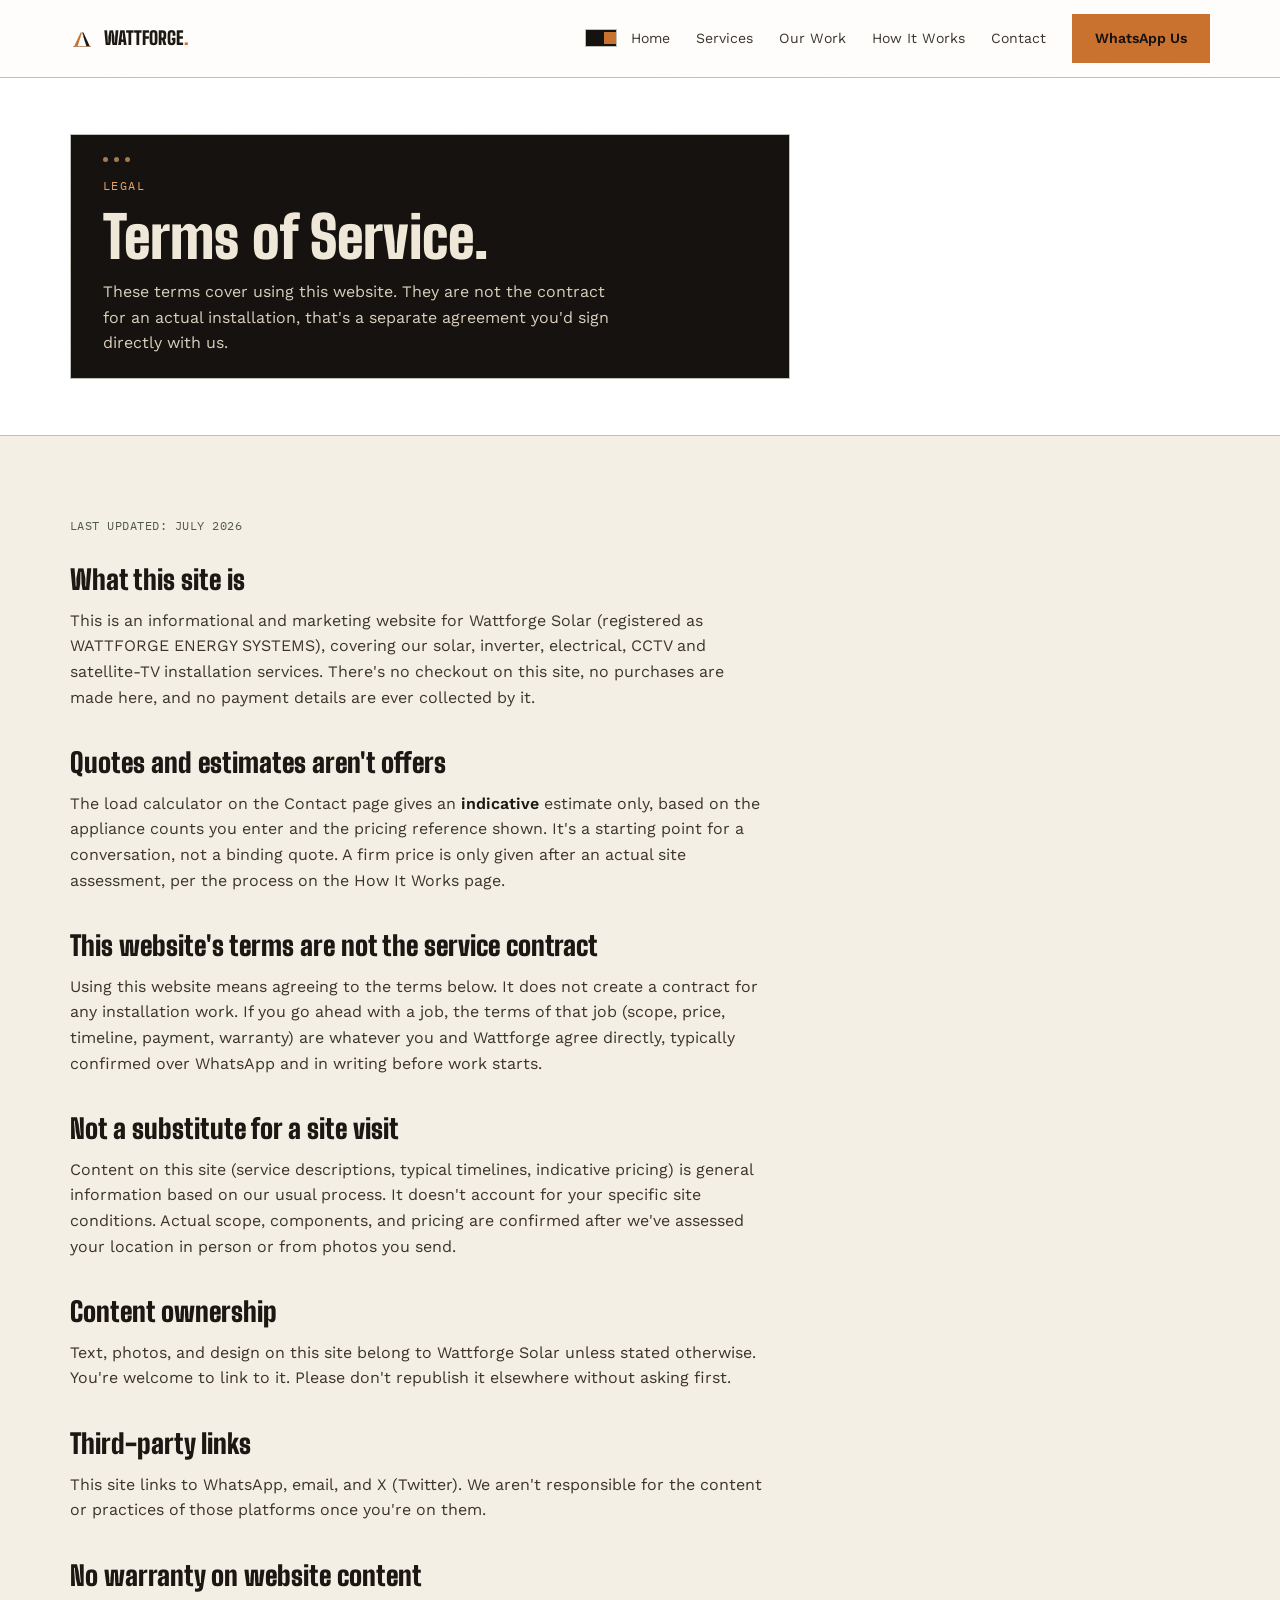
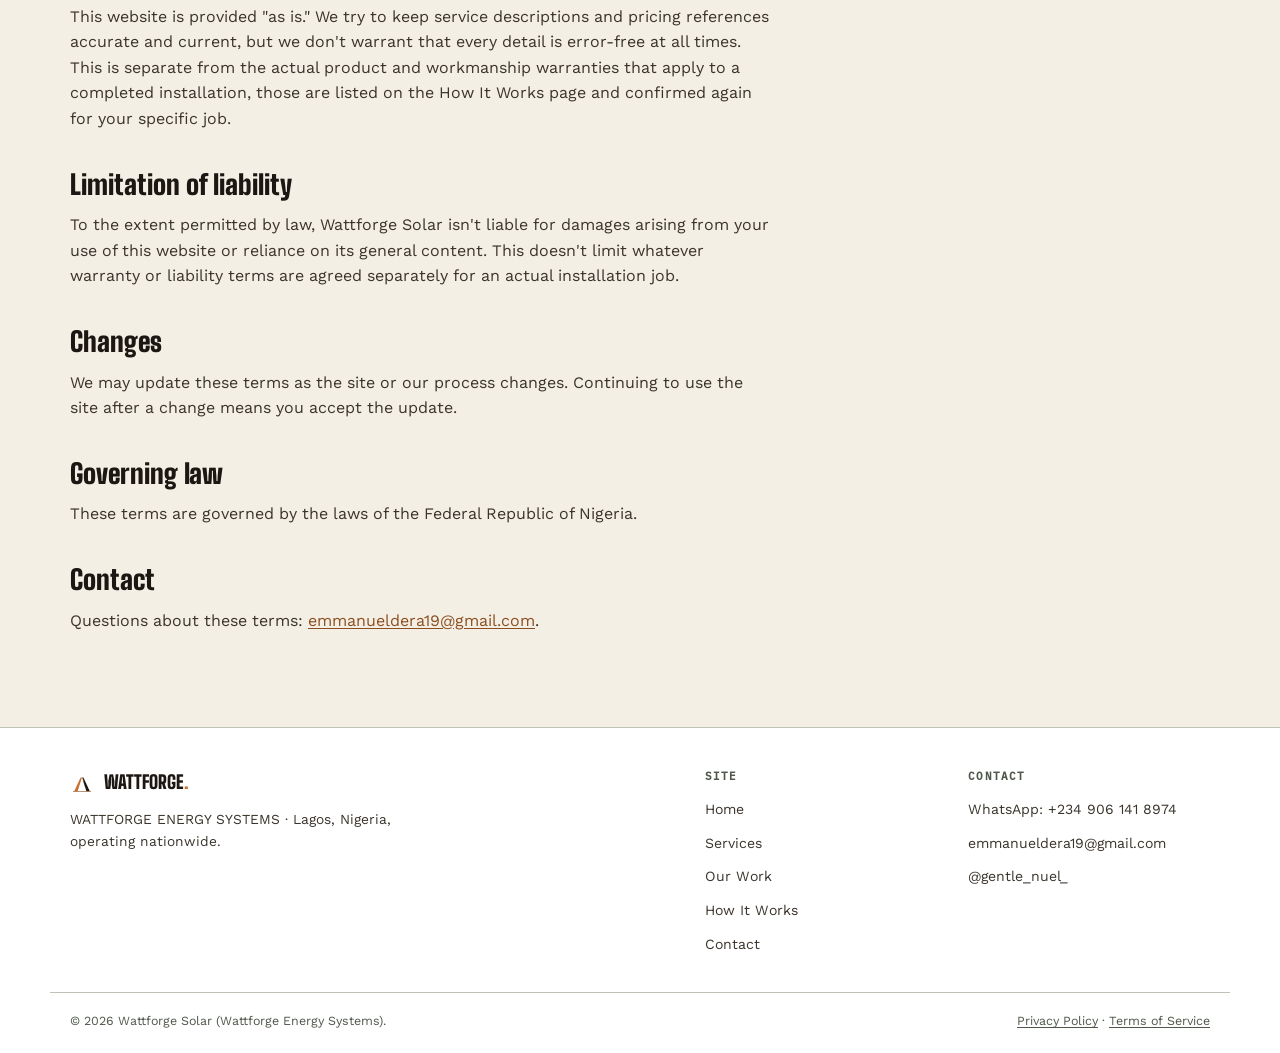
<file: terms.html>
<!DOCTYPE html>
<html lang="en">
<head>
<meta charset="UTF-8">
<script src="assets/js/theme-init.js"></script>
<meta name="viewport" content="width=device-width, initial-scale=1.0">
<link rel="preload" href="assets/fonts/bigshoulders-900.woff2" as="font" type="font/woff2" crossorigin>
<link rel="preload" href="assets/fonts/worksans-400.woff2" as="font" type="font/woff2" crossorigin>
<link rel="preload" href="assets/fonts/plexmono-400.woff2" as="font" type="font/woff2" crossorigin>
<title>Terms of Service | Wattforge Solar</title>
<meta name="description" content="Terms for using this website, and how they differ from the actual service agreement for an installation job.">
<link rel="canonical" href="https://wattforge-solar.vercel.app/terms.html">
<meta property="og:type" content="website">
<meta property="og:url" content="https://wattforge-solar.vercel.app/terms.html">
<meta property="og:title" content="Terms of Service | Wattforge Solar">
<meta property="og:description" content="Terms for using this website, and how they differ from the actual service agreement for an installation job.">
<meta property="og:image" content="https://wattforge-solar.vercel.app/assets/images/project-nsukka.jpg">
<meta property="og:site_name" content="Wattforge Solar">
<meta property="og:locale" content="en_NG">
<meta name="twitter:card" content="summary_large_image">
<meta name="twitter:title" content="Terms of Service | Wattforge Solar">
<meta name="twitter:description" content="Terms for using this website, and how they differ from the actual service agreement for an installation job.">
<meta name="twitter:image" content="https://wattforge-solar.vercel.app/assets/images/project-nsukka.jpg">
<script type="application/ld+json">
{
  "@context": "https://schema.org",
  "@type": "LocalBusiness",
  "name": "Wattforge Solar",
  "alternateName": "Wattforge Energy Systems",
  "image": "https://wattforge-solar.vercel.app/assets/images/project-nsukka.jpg",
  "url": "https://wattforge-solar.vercel.app/",
  "telephone": "+2349061418974",
  "email": "emmanueldera19@gmail.com",
  "address": { "@type": "PostalAddress", "addressLocality": "Lagos", "addressCountry": "NG" },
  "areaServed": "NG",
  "sameAs": ["https://x.com/gentle_nuel_"],
  "hasOfferCatalog": {
    "@type": "OfferCatalog",
    "name": "Services",
    "itemListElement": [
      { "@type": "Offer", "itemOffered": { "@type": "Service", "name": "Solar power systems" } },
      { "@type": "Offer", "itemOffered": { "@type": "Service", "name": "Inverters & battery storage" } },
      { "@type": "Offer", "itemOffered": { "@type": "Service", "name": "Solar panels" } },
      { "@type": "Offer", "itemOffered": { "@type": "Service", "name": "Electrical installations" } },
      { "@type": "Offer", "itemOffered": { "@type": "Service", "name": "CCTV & security camera systems" } },
      { "@type": "Offer", "itemOffered": { "@type": "Service", "name": "Satellite TV installation" } }
    ]
  }
}
</script>
<link rel="icon" type="image/svg+xml" href="assets/images/logo-mark.svg">
<link rel="stylesheet" href="assets/css/style.css">
</head>
<body>

<header class="site-header">
  <div class="container header-inner">
    <a href="index.html" class="brand-lockup">
      <img src="assets/images/logo-mark.svg" alt="" data-logo>
      <span class="wordmark">WATTFORGE<span class="accent-dot">.</span></span>
    </a>
    <div class="header-controls">
      <button class="theme-toggle" id="theme-toggle" type="button" aria-label="Toggle light mode" aria-pressed="false">
        <span class="tt-track"><span class="tt-thumb"></span></span>
      </button>
    <nav class="main-nav">
      <button class="nav-toggle" id="nav-toggle" aria-expanded="false" aria-controls="nav-menu" aria-label="Toggle menu">
        <span></span><span></span><span></span>
      </button>
      <ul class="nav-menu" id="nav-menu">
        <li><a href="index.html">Home</a></li>
        <li><a href="services.html">Services</a></li>
        <li><a href="our-work.html">Our Work</a></li>
        <li><a href="how-it-works.html">How It Works</a></li>
        <li><a href="contact.html">Contact</a></li>
        <li><a class="btn btn-whatsapp header-cta" href="https://wa.me/2349061418974" target="_blank" rel="noopener">WhatsApp Us</a></li>
      </ul>
    </nav>
    </div>
  </div>
</header>

<main>

  <section class="page-header">
    <div class="container">
      <div class="plate">
        <div class="rivets"><span></span><span></span><span></span></div>
        <p class="eyebrow">Legal</p>
        <h1>Terms of Service.</h1>
        <p class="hero-sub">These terms cover using this website. They are not the contract for an actual installation, that's a separate agreement you'd sign directly with us.</p>
      </div>
    </div>
  </section>

  <section>
    <div class="container">
      <div class="legal-content">
        <span class="updated">Last updated: July 2026</span>

        <h2>What this site is</h2>
        <p>This is an informational and marketing website for Wattforge Solar (registered as WATTFORGE ENERGY SYSTEMS), covering our solar, inverter, electrical, CCTV and satellite-TV installation services. There's no checkout on this site, no purchases are made here, and no payment details are ever collected by it.</p>

        <h2>Quotes and estimates aren't offers</h2>
        <p>The load calculator on the Contact page gives an <strong>indicative</strong> estimate only, based on the appliance counts you enter and the pricing reference shown. It's a starting point for a conversation, not a binding quote. A firm price is only given after an actual site assessment, per the process on the How It Works page.</p>

        <h2>This website's terms are not the service contract</h2>
        <p>Using this website means agreeing to the terms below. It does not create a contract for any installation work. If you go ahead with a job, the terms of that job (scope, price, timeline, payment, warranty) are whatever you and Wattforge agree directly, typically confirmed over WhatsApp and in writing before work starts.</p>

        <h2>Not a substitute for a site visit</h2>
        <p>Content on this site (service descriptions, typical timelines, indicative pricing) is general information based on our usual process. It doesn't account for your specific site conditions. Actual scope, components, and pricing are confirmed after we've assessed your location in person or from photos you send.</p>

        <h2>Content ownership</h2>
        <p>Text, photos, and design on this site belong to Wattforge Solar unless stated otherwise. You're welcome to link to it. Please don't republish it elsewhere without asking first.</p>

        <h2>Third-party links</h2>
        <p>This site links to WhatsApp, email, and X (Twitter). We aren't responsible for the content or practices of those platforms once you're on them.</p>

        <h2>No warranty on website content</h2>
        <p>This website is provided "as is." We try to keep service descriptions and pricing references accurate and current, but we don't warrant that every detail is error-free at all times. This is separate from the actual product and workmanship warranties that apply to a completed installation, those are listed on the How It Works page and confirmed again for your specific job.</p>

        <h2>Limitation of liability</h2>
        <p>To the extent permitted by law, Wattforge Solar isn't liable for damages arising from your use of this website or reliance on its general content. This doesn't limit whatever warranty or liability terms are agreed separately for an actual installation job.</p>

        <h2>Changes</h2>
        <p>We may update these terms as the site or our process changes. Continuing to use the site after a change means you accept the update.</p>

        <h2>Governing law</h2>
        <p>These terms are governed by the laws of the Federal Republic of Nigeria.</p>

        <h2>Contact</h2>
        <p>Questions about these terms: <a href="mailto:emmanueldera19@gmail.com">emmanueldera19@gmail.com</a>.</p>
      </div>
    </div>
  </section>

</main>

<footer class="site-footer">
  <div class="container footer-inner">
    <div class="footer-brand">
      <a href="index.html" class="brand-lockup">
        <img src="assets/images/logo-mark.svg" alt="" data-logo>
        <span class="wordmark">WATTFORGE<span class="accent-dot">.</span></span>
      </a>
      <p>WATTFORGE ENERGY SYSTEMS · Lagos, Nigeria, operating nationwide.</p>
    </div>
    <div class="footer-cols">
      <div class="footer-links">
        <h3>Site</h3>
        <ul>
          <li><a href="index.html">Home</a></li>
          <li><a href="services.html">Services</a></li>
          <li><a href="our-work.html">Our Work</a></li>
          <li><a href="how-it-works.html">How It Works</a></li>
          <li><a href="contact.html">Contact</a></li>
        </ul>
      </div>
      <div class="footer-contact">
        <h3>Contact</h3>
        <ul>
          <li><a href="https://wa.me/2349061418974" target="_blank" rel="noopener">WhatsApp: +234 906 141 8974</a></li>
          <li><a href="mailto:emmanueldera19@gmail.com">emmanueldera19@gmail.com</a></li>
          <li><a href="https://x.com/gentle_nuel_" target="_blank" rel="noopener">@gentle_nuel_</a></li>
        </ul>
      </div>
    </div>
  </div>
  <div class="container footer-bottom">
    <p>&copy; 2026 Wattforge Solar (Wattforge Energy Systems).</p>
    <p><a href="privacy.html">Privacy Policy</a> &middot; <a href="terms.html">Terms of Service</a></p>
  </div>
</footer>

<a href="https://wa.me/2349061418974" class="sticky-whatsapp" target="_blank" rel="noopener">
  <svg viewBox="0 0 24 24" fill="currentColor"><path d="M12 2a10 10 0 0 0-8.6 15L2 22l5.2-1.4A10 10 0 1 0 12 2Zm0 18.2a8.2 8.2 0 0 1-4.2-1.2l-.3-.2-3.1.8.8-3-.2-.3A8.2 8.2 0 1 1 12 20.2Zm4.5-6.1c-.2-.1-1.5-.7-1.7-.8-.2-.1-.4-.1-.6.1s-.7.8-.9 1c-.2.2-.3.2-.6.1a6.7 6.7 0 0 1-2-1.2 7.4 7.4 0 0 1-1.4-1.7c-.1-.2 0-.4.1-.5l.4-.5c.1-.1.2-.3.2-.4a.5.5 0 0 0 0-.5c-.1-.1-.6-1.4-.8-1.9-.2-.5-.4-.4-.6-.4h-.5a1 1 0 0 0-.7.3 3 3 0 0 0-.9 2.2c0 1.3.9 2.6 1.1 2.8.1.2 2 3 4.7 4.2a8 8 0 0 0 1.6.6 3.8 3.8 0 0 0 1.7.1c.5-.1 1.5-.6 1.7-1.2.2-.6.2-1.1.2-1.2-.1-.1-.3-.2-.5-.3Z"/></svg>
  Chat on WhatsApp
</a>

<script src="assets/js/main.js"></script>
</body>
</html>
</file>
<file: assets/css/style.css>
/* ============================================================
   Wattforge Solar — Study 03 "Verify"
   Built from scratch around one idea: the whole page is a single
   evidence document, not a stack of marketing sections. Charcoal/
   copper/porcelain system from Study 01. Self-hosted fonts,
   mobile-first. Portfolio build: fictionalized business, case studies and contact details.
   ============================================================ */

@font-face{
  font-family:'Big Shoulders Display';
  font-weight:900; font-style:normal; font-display:swap;
  src:url('../fonts/bigshoulders-900.woff2') format('woff2');
}
@font-face{
  font-family:'Work Sans';
  font-weight:400 600; font-style:normal; font-display:swap;
  src:url('../fonts/worksans-400.woff2') format('woff2');
}
@font-face{
  font-family:'IBM Plex Mono';
  font-weight:400; font-style:normal; font-display:swap;
  src:url('../fonts/plexmono-400.woff2') format('woff2');
}
@font-face{
  font-family:'IBM Plex Mono';
  font-weight:500; font-style:normal; font-display:swap;
  src:url('../fonts/plexmono-500.woff2') format('woff2');
}

:root{
  --charcoal-950:#14110F;
  --charcoal-900:#1C1712;
  --charcoal-800:#282019;
  --charcoal-700:#3A2F25;
  --copper-700:#8C4E1F;
  --copper-500:#C9702E;
  --copper-300:#E4A46B;
  --porcelain-50:#EFE8D8;
  --porcelain-200:#D8CFBB;
  --hazard-500:#D6402A;
  --ink-400:#948A78;

  --bg:var(--charcoal-950);
  --panel:var(--charcoal-900);
  --tile:var(--charcoal-800);
  --line:var(--charcoal-700);
  --text:var(--porcelain-50);
  --text-muted:var(--porcelain-200);
  --label:var(--ink-400);
  --accent:var(--copper-500);
  --accent-soft:var(--copper-300);
  --signal:var(--hazard-500);
  --header-bg:rgba(28,23,18,0.92);

  --container:1180px;
  --chamfer:12px;
}

/* Light theme: "daylight / galvanized steel & porcelain" — not the inside
   of a breaker box, the installation itself in daylight. Copper stays the
   one constant accent across both themes; everything else re-grounds. */
:root[data-theme="light"]{
  --bg:#F3EFE4;
  --panel:#FFFFFF;
  --tile:#EAE3D2;
  --line:#BCC2B8;
  --text:#1C1712;
  --text-muted:#3A342C;
  --label:#4F584B;
  --accent-soft:#8C4E1F;
  --header-bg:rgba(255,255,255,0.85);
}

*{box-sizing:border-box;}
html{-webkit-text-size-adjust:100%;}
body{
  margin:0; background:var(--bg); color:var(--text);
  font-family:'Work Sans', sans-serif; font-size:16px; line-height:1.6;
  -webkit-font-smoothing:antialiased;
  position:relative;
}

/* Subtle material grain — matte plastic/painted metal is never perfectly
   flat. Blend mode makes it read relative to whatever's underneath, so it
   works unchanged in both themes. */
body::before{
  content:"";
  position:fixed; inset:0; z-index:1000; pointer-events:none;
  opacity:0.05; mix-blend-mode:overlay;
  background-image:url("data:image/svg+xml,%3Csvg xmlns='http://www.w3.org/2000/svg'%3E%3Cfilter id='n'%3E%3CfeTurbulence type='fractalNoise' baseFrequency='0.85' numOctaves='2' stitchTiles='stitch'/%3E%3C/filter%3E%3Crect width='100%25' height='100%25' filter='url(%23n)'/%3E%3C/svg%3E");
  background-size:180px 180px;
}

/* Panel lighting sheen — a faint top-down highlight on the flat color
   panels, mimicking raking light on painted enclosure metal rather than
   a decorative color gradient. Excludes case-file and evidence-card:
   they hold real photography, which shouldn't get a white tint. */
.service-module, .process-list, .terms-card, .calc-panel,
.contact-block, .switchboard, .slot-list, .cta-band{
  position:relative;
}
.service-module::before, .process-list::before, .terms-card::before, .calc-panel::before,
.contact-block::before, .switchboard::before, .slot-list::before, .cta-band::before{
  content:"";
  position:absolute; inset:0; pointer-events:none;
  background:linear-gradient(180deg, rgba(255,255,255,0.05) 0%, rgba(255,255,255,0) 40%);
}
img{max-width:100%; display:block;}
a{color:inherit; text-decoration:none;}
h1,h2,h3{margin:0;}
p{margin:0;}
ul{list-style:none; margin:0; padding:0;}
button{font:inherit; color:inherit; background:none; border:0; cursor:pointer;}
table{border-collapse:collapse; width:100%;}

@media (prefers-reduced-motion: reduce){
  *{animation-duration:0.001ms !important; transition-duration:0.001ms !important;}
}

.container{ max-width:var(--container); margin:0 auto; padding:0 20px; }
.mono{ font-family:'IBM Plex Mono', monospace; }
.eyebrow{
  font-family:'IBM Plex Mono', monospace; font-size:0.75rem;
  letter-spacing:0.12em; text-transform:uppercase; color:var(--accent-soft);
}
h1,h2,.display{ font-family:'Big Shoulders Display', sans-serif; font-weight:900; line-height:0.98; }

.chamfer{
  clip-path:polygon(
    0 var(--chamfer), var(--chamfer) 0,
    100% 0, 100% calc(100% - var(--chamfer)),
    calc(100% - var(--chamfer)) 100%, 0 100%
  );
}
.rivets{ display:flex; gap:6px; }
.rivets span{ width:5px; height:5px; border-radius:50%; background:var(--accent-soft); opacity:0.7; }

/* ---------------- header ---------------- */
.site-header{
  position:sticky; top:0; z-index:40;
  background:var(--header-bg); backdrop-filter:blur(6px);
  border-bottom:1px solid var(--line);
}
.header-inner{ display:flex; align-items:center; justify-content:space-between; gap:16px; padding:14px 20px; }
.brand-lockup{ display:flex; align-items:center; gap:10px; }
.brand-lockup img{ width:24px; height:auto; }
.brand-lockup .wordmark{ font-family:'Big Shoulders Display', sans-serif; font-weight:900; font-size:1.15rem; color:var(--text); }
.brand-lockup .wordmark .accent-dot{ color:var(--accent); }

.header-controls{ display:flex; align-items:center; gap:8px; }

/* Theme toggle: styled as the same physical switch used on the
   services switchboard — flip it and the whole site's "lights" change. */
.theme-toggle{ display:flex; align-items:center; justify-content:center; width:44px; height:44px; flex:none; }
.theme-toggle .tt-track{
  width:34px; height:18px; background:var(--charcoal-950); border:1px solid var(--line); position:relative;
}
.theme-toggle .tt-thumb{
  position:absolute; top:2px; left:2px; width:12px; height:12px;
  background:var(--porcelain-200); transition:transform 0.15s ease, background 0.15s ease;
}
[data-theme="light"] .theme-toggle .tt-thumb{ transform:translateX(16px); background:var(--copper-500); }

.nav-toggle{ display:flex; flex-direction:column; justify-content:center; gap:5px; width:44px; height:44px; align-items:center; }
.nav-toggle span{ width:22px; height:2px; background:var(--text); }
.main-nav{ position:relative; }
.nav-menu{
  position:fixed; top:60px; right:0; left:0;
  background:var(--panel); border-bottom:1px solid var(--line);
  display:flex; flex-direction:column; padding:8px 20px 18px;
  transform:translateY(-8px); opacity:0; pointer-events:none;
  transition:opacity 0.18s ease, transform 0.18s ease;
}
.nav-menu.is-open{ opacity:1; transform:translateY(0); pointer-events:auto; }
.nav-menu li{ border-top:1px solid var(--line); }
.nav-menu li:first-child{ border-top:0; }
.nav-menu a{ display:block; padding:14px 4px; font-size:0.95rem; color:var(--text-muted); position:relative; }
.nav-menu a:hover{ color:var(--text); }
.nav-menu a.is-active{ color:var(--accent-soft); font-weight:600; }
.nav-menu a.is-active::after{
  content:""; position:absolute; left:4px; right:4px; bottom:2px;
  height:2px; background:var(--accent);
}
.nav-menu .header-cta{ margin-top:12px; display:inline-flex; justify-content:center; }
.nav-menu .header-cta.is-active::after{ content:none; }

.btn{
  display:inline-flex; align-items:center; justify-content:center; gap:8px;
  padding:12px 22px; font-weight:600; font-size:0.95rem; min-height:44px; border:1px solid transparent;
}
.btn-primary{ background:var(--accent); color:var(--charcoal-950); }
.btn-primary:hover{ background:var(--accent-soft); }
.btn-ghost{ border-color:var(--line); color:var(--text); }
.btn-ghost:hover{ border-color:var(--accent-soft); color:var(--accent-soft); }
.btn-whatsapp.btn-whatsapp{
  background:var(--accent); color:var(--charcoal-950); padding:12px 22px;
}
.btn-whatsapp.btn-whatsapp:hover{ background:var(--accent-soft); color:var(--charcoal-950); }

@media (min-width:860px){
  .nav-toggle{ display:none; }
  .main-nav{ display:flex; }
  .nav-menu{
    position:static; flex-direction:row; align-items:center; gap:26px;
    background:none; border:0; padding:0; opacity:1; transform:none; pointer-events:auto;
  }
  .nav-menu li{ border-top:0; }
  .nav-menu a{ padding:6px 0; font-size:0.88rem; }
  .nav-menu .header-cta{ margin-top:0; }
}

/* ---------------- page header (interior pages, no photo) ---------------- */
.page-header{ padding:clamp(36px,6vw,56px) 0; border-bottom:1px solid var(--line); background:var(--panel); }
.page-header .plate{ max-width:720px; background:var(--charcoal-950); border:1px solid var(--line); padding:22px clamp(20px,4vw,32px); }
.page-header h1{ font-size:clamp(1.9rem,6vw,3rem); margin:12px 0 10px; text-wrap:balance; }
.page-header .hero-sub{ margin:0; }

/* ---------------- service modules (services.html) ---------------- */
.service-list{ display:flex; flex-direction:column; gap:2px; background:var(--line); border:1px solid var(--line); }
.service-module{ background:var(--panel); padding:clamp(20px,4vw,28px); display:grid; gap:16px; }
.service-module-head{ display:flex; align-items:center; gap:14px; }
.service-module-head .sm-icon{
  width:40px; height:40px; flex:none; display:flex; align-items:center; justify-content:center;
  background:var(--tile); border:1px solid var(--line); color:var(--accent-soft);
}
.service-module-head .sm-icon svg{ width:20px; height:20px; }
.service-module-head h3{ font-family:'Big Shoulders Display', sans-serif; font-weight:900; font-size:1.4rem; }
.service-module-body{ color:var(--text-muted); max-width:68ch; }
.service-meta{ display:flex; flex-direction:column; gap:8px; }
.service-meta-row{ display:flex; flex-wrap:wrap; align-items:center; gap:8px; }
.service-meta-row .sm-label{
  font-family:'IBM Plex Mono', monospace; font-size:0.68rem; letter-spacing:0.08em; text-transform:uppercase;
  color:var(--label); width:70px; flex:none;
}
.mini-tag{
  font-family:'IBM Plex Mono', monospace; font-size:0.75rem; color:var(--text-muted);
  border:1px solid var(--line); padding:4px 9px;
}

@media (min-width:760px){
  .service-module{ grid-template-columns:260px 1fr; align-items:start; }
}

/* ---------------- case files (our-work.html) ---------------- */
.case-list{ display:flex; flex-direction:column; gap:24px; }
.case-file{ border:1px solid var(--line); background:var(--panel); scroll-margin-top:80px; }
.case-photo{ position:relative; aspect-ratio:16/10; overflow:hidden; }
.case-photo img{ width:100%; height:100%; object-fit:cover; }
.case-fnum{
  position:absolute; top:12px; left:12px;
  font-family:'IBM Plex Mono', monospace; font-size:0.7rem; letter-spacing:0.05em;
  color:var(--porcelain-50); background:rgba(20,17,15,0.65); padding:4px 9px;
}
.case-body{ padding:clamp(18px,3vw,26px); }
.case-head{ display:flex; align-items:flex-start; justify-content:space-between; gap:14px; margin-bottom:4px; }
.case-head h3{ font-family:'Big Shoulders Display', sans-serif; font-weight:900; font-size:1.6rem; }
.case-type{ color:var(--text-muted); font-size:0.92rem; margin-bottom:16px; }
.case-specs{ margin:0 0 14px; display:grid; gap:8px; }
.case-specs .row{ display:grid; grid-template-columns:90px 1fr; gap:10px; font-size:0.88rem; }
.case-specs .row dt{ font-family:'IBM Plex Mono', monospace; font-size:0.68rem; letter-spacing:0.06em; text-transform:uppercase; color:var(--label); padding-top:2px; }
.case-specs .row dd{ margin:0; color:var(--text-muted); font-family:'IBM Plex Mono', monospace; font-size:0.85rem; }
.case-note{ padding:12px 14px; border-left:2px solid var(--accent); background:var(--tile); color:var(--text-muted); font-size:0.9rem; }

@media (min-width:760px){
  .case-file{ display:grid; grid-template-columns:1fr 1fr; align-items:start; }
}

/* ---------------- process log (how-it-works.html) ---------------- */
.process-list{ border:1px solid var(--line); background:var(--panel); }
.process-step{ display:grid; gap:12px; padding:22px clamp(18px,3vw,26px); border-top:1px solid var(--line); }
.process-step:first-child{ border-top:0; }
.process-step-head{ display:flex; align-items:center; gap:14px; flex-wrap:wrap; }
.process-step-head .ps-num{
  font-family:'IBM Plex Mono', monospace; font-size:0.8rem; color:var(--accent-soft);
  width:36px; height:36px; flex:none; display:flex; align-items:center; justify-content:center;
  border:1px solid var(--line); background:var(--tile);
}
.process-step-head h3{ font-family:'Big Shoulders Display', sans-serif; font-weight:900; font-size:1.3rem; flex:1; }
.process-step-head .ps-duration{
  font-family:'IBM Plex Mono', monospace; font-size:0.72rem; letter-spacing:0.04em;
  color:var(--label); border:1px solid var(--line); padding:4px 9px; white-space:nowrap;
}
.process-step p{ color:var(--text-muted); max-width:66ch; padding-left:50px; }
@media (max-width:520px){ .process-step p{ padding-left:0; } }

.terms-grid{ display:grid; gap:2px; background:var(--line); border:1px solid var(--line); }
.terms-card{ background:var(--panel); padding:20px; }
.terms-card h4{
  font-family:'IBM Plex Mono', monospace; font-size:0.72rem; letter-spacing:0.08em; text-transform:uppercase;
  color:var(--accent-soft); margin-bottom:12px;
}
.terms-card ul{ display:flex; flex-direction:column; gap:8px; }
.terms-card li{ color:var(--text-muted); font-size:0.9rem; padding-left:14px; position:relative; }
.terms-card li::before{ content:"·"; position:absolute; left:0; color:var(--label); }
@media (min-width:760px){ .terms-grid{ grid-template-columns:repeat(3,1fr); } }

/* ---------------- load calculator (contact.html) ---------------- */
.calc-panel{ border:1px solid var(--line); background:var(--panel); }
.calc-row{
  display:grid; grid-template-columns:1fr auto auto; gap:12px; align-items:center;
  padding:14px clamp(16px,3vw,22px); border-top:1px solid var(--line);
}
.calc-row:first-child{ border-top:0; }
.calc-row .cr-label{ font-weight:600; font-size:0.94rem; }
.calc-row .cr-watt{
  font-family:'IBM Plex Mono', monospace; font-size:0.75rem; color:var(--label);
  font-variant-numeric:tabular-nums; white-space:nowrap;
}
.stepper{ display:flex; align-items:center; gap:0; border:1px solid var(--line); }
.stepper-btn{
  width:44px; height:44px; display:flex; align-items:center; justify-content:center;
  font-size:1.1rem; color:var(--text); background:var(--tile);
}
.stepper-btn:hover{ color:var(--accent-soft); }
.stepper-count{
  width:34px; text-align:center; font-family:'IBM Plex Mono', monospace; font-variant-numeric:tabular-nums;
  font-size:0.92rem;
}

.calc-result{
  border-top:1px solid var(--line); background:var(--charcoal-950); padding:clamp(18px,3vw,26px);
  display:grid; gap:14px;
}
.calc-result-row{ display:flex; align-items:baseline; justify-content:space-between; gap:12px; flex-wrap:wrap; }
.calc-result-row .cr-k{
  font-family:'IBM Plex Mono', monospace; font-size:0.7rem; letter-spacing:0.08em; text-transform:uppercase; color:var(--ink-400);
}
.calc-result-row .cr-v{ font-family:'IBM Plex Mono', monospace; font-size:1rem; color:var(--porcelain-50); font-variant-numeric:tabular-nums; }
.calc-tier{ font-family:'Big Shoulders Display', sans-serif; font-weight:900; font-size:1.6rem; color:var(--copper-300); }
.calc-note{ color:var(--porcelain-200); font-size:0.88rem; }

.contact-grid{ display:grid; gap:2px; background:var(--line); border:1px solid var(--line); }
.contact-block{ background:var(--panel); padding:22px; display:flex; align-items:center; gap:14px; }
.contact-block .cb-icon{
  width:40px; height:40px; flex:none; display:flex; align-items:center; justify-content:center;
  background:var(--tile); border:1px solid var(--line); color:var(--accent-soft);
}
.contact-block .cb-icon svg{ width:20px; height:20px; }
.contact-block .cb-label{ font-family:'IBM Plex Mono', monospace; font-size:0.68rem; letter-spacing:0.06em; text-transform:uppercase; color:var(--label); display:block; margin-bottom:4px; }
.contact-block .cb-value{ font-weight:600; }
@media (min-width:760px){ .contact-grid{ grid-template-columns:repeat(3,1fr); } }

/* ---------------- hero: nameplate over full-bleed photo ---------------- */
.hero{ position:relative; min-height:min(82vh, 680px); display:flex; align-items:flex-end; overflow:hidden; border-bottom:1px solid var(--line); }
.hero-photo{ position:absolute; inset:0; background-image:url('../images/project-nsukka.jpg'); background-size:cover; background-position:50% 62%; }
/* On narrow/tall viewports the hero container becomes taller relative to
   its width than this photo's own 4:3 ratio, so `cover` stops cropping the
   vertical axis at all (it crops width instead) and the tree/grass/house
   strip at the top of the frame becomes fully visible. Force extra zoom so
   the top of the frame gets cropped here too, the same way it already is
   on wider screens. */
@media (max-width:759px){
  .hero-photo{ background-size:auto 130%; background-position:50% 100%; }
}
.hero-scrim{
  position:absolute; inset:0;
  background:
    linear-gradient(180deg, rgba(20,17,15,0.35) 0%, rgba(20,17,15,0.25) 25%, rgba(20,17,15,0.94) 80%, rgba(20,17,15,0.98) 100%),
    linear-gradient(90deg, rgba(20,17,15,0.6) 0%, rgba(20,17,15,0.05) 60%);
}
.hero-inner{ position:relative; z-index:2; width:100%; padding:0 20px clamp(28px,5vw,48px); }
.plate{
  max-width:680px; background:rgba(20,17,15,0.55);
  border:1px solid rgba(239,232,216,0.18);
  padding:24px clamp(20px,4vw,32px);
  backdrop-filter:blur(2px);
}
.plate .rivets{ margin-bottom:14px; }
.plate .rivets span{ background:var(--copper-300); }
.plate .eyebrow{ color:var(--copper-300); }
.plate h1{ color:var(--porcelain-50); font-size:clamp(2rem, 7.5vw, 3.6rem); margin:14px 0; text-wrap:balance; }
.plate .hero-sub{ color:var(--porcelain-200); }
.plate .btn-ghost{ border-color:rgba(239,232,216,0.35); color:var(--porcelain-50); }
.plate .btn-ghost:hover{ border-color:var(--copper-300); color:var(--copper-300); }
.hero-sub{ max-width:52ch; margin:0 0 22px; }
.hero-ctas{ display:flex; flex-wrap:wrap; gap:12px; }

/* ---------------- spec strip: nameplate data line, ticking continuously ---------------- */
.spec-strip{ background:var(--panel); border-bottom:1px solid var(--line); overflow:hidden; padding:0; }
.spec-strip-track{
  display:flex; width:max-content;
  animation:spec-marquee 26s linear infinite;
}
.spec-strip:hover .spec-strip-track{ animation-play-state:paused; }
.spec-strip-inner{
  display:flex; gap:0; flex:none;
  padding:18px 20px;
}
@keyframes spec-marquee{
  from{ transform:translateX(0); }
  to{ transform:translateX(-50%); }
}
@media (prefers-reduced-motion: reduce){
  .spec-strip-track{ animation:none !important; }
  .spec-strip-inner[aria-hidden="true"]{ display:none; }
}
.spec-item{ padding:0 22px; border-left:1px solid var(--line); }
.spec-item:first-child{ border-left:0; padding-left:0; }
.spec-item .k{
  display:block; font-family:'IBM Plex Mono', monospace; font-size:0.68rem;
  letter-spacing:0.1em; text-transform:uppercase; color:var(--label); margin-bottom:4px;
}
.spec-item .v{ font-size:0.92rem; font-weight:600; white-space:nowrap; }

/* ---------------- section shell ---------------- */
main section{ padding:clamp(48px,7vw,80px) 0; border-bottom:1px solid var(--line); }
main section:last-of-type{ border-bottom:0; }
.section-head{ display:flex; align-items:baseline; justify-content:space-between; gap:20px; flex-wrap:wrap; margin-bottom:clamp(28px,4vw,40px); }
.section-head .head-text{ max-width:60ch; }
.section-index{ font-family:'IBM Plex Mono', monospace; font-size:0.8rem; color:var(--label); }
.section-head h2{ font-size:clamp(1.6rem,4vw,2.2rem); margin:10px 0 8px; text-wrap:balance; }
.section-head p{ color:var(--text-muted); }

/* ---------------- services: real switchboard + readout ---------------- */
.switchboard{ border:1px solid var(--line); background:var(--panel); padding:clamp(16px,3vw,24px); }
.switch-grid{ display:grid; grid-template-columns:repeat(2,1fr); gap:2px; background:var(--line); border:1px solid var(--line); }
.switch-btn{
  background:var(--tile); padding:16px 14px; display:flex; flex-direction:column; align-items:flex-start; gap:10px;
  text-align:left; min-height:44px;
}
.switch-btn .sw-toggle{
  width:34px; height:18px; background:var(--charcoal-950); border:1px solid var(--line); position:relative;
}
.switch-btn .sw-toggle::after{ content:""; position:absolute; top:2px; left:2px; width:12px; height:12px; background:var(--porcelain-200); transition:transform 0.15s ease, background 0.15s ease; }
.switch-btn[aria-pressed="true"] .sw-toggle::after{ transform:translateX(16px); background:var(--accent); }
.switch-btn .sw-label{ font-size:0.9rem; font-weight:600; }
.switch-btn[aria-pressed="true"] .sw-label{ color:var(--accent-soft); }

.readout{
  margin-top:2px; border:1px solid var(--line); border-top:0; background:var(--charcoal-950);
  padding:16px 18px; min-height:74px; display:flex; align-items:center;
}
.readout p{ color:var(--porcelain-200); font-size:0.94rem; max-width:64ch; }
.readout .ro-label{ color:var(--copper-300); font-family:'IBM Plex Mono', monospace; font-size:0.7rem; letter-spacing:0.08em; text-transform:uppercase; margin-right:10px; }

@media (min-width:640px){ .switch-grid{ grid-template-columns:repeat(3,1fr); } }

/* ---------------- evidence preview cards (homepage teaser; full log lives on Our Work) ---------------- */
.evidence-grid{ display:grid; gap:20px; }
.evidence-card{ display:block; background:var(--panel); border:1px solid var(--line); }
.evidence-card:hover .evidence-head h3{ color:var(--accent-soft); }
.evidence-photo{ position:relative; aspect-ratio:4/3; overflow:hidden; }
.evidence-photo img{ width:100%; height:100%; object-fit:cover; }
.evidence-photo::after{
  content:"";
  position:absolute; inset:0;
  background:linear-gradient(180deg, rgba(20,17,15,0) 60%, rgba(20,17,15,0.75) 100%);
}
.evidence-fnum{
  position:absolute; top:10px; left:10px; z-index:1;
  font-family:'IBM Plex Mono', monospace; font-size:0.68rem; letter-spacing:0.05em;
  color:var(--porcelain-50); background:rgba(20,17,15,0.65); padding:3px 8px;
}
.evidence-body{ padding:16px 18px; }
.evidence-head{ display:flex; align-items:center; justify-content:space-between; gap:10px; margin-bottom:4px; }
.evidence-head h3{ font-family:'Big Shoulders Display', sans-serif; font-weight:900; font-size:1.25rem; }
.evidence-type{ color:var(--text-muted); font-size:0.88rem; }
@media (min-width:700px){ .evidence-grid{ grid-template-columns:repeat(3,1fr); } }


/* ---------------- capability tags ("why Wattforge", no icon cards) ---------------- */
.tag-row{ display:flex; flex-wrap:wrap; gap:10px; }
.cap-tag{
  font-family:'IBM Plex Mono', monospace; font-size:0.82rem; letter-spacing:0.02em;
  color:var(--text); background:var(--panel); border:1px solid var(--line);
  padding:10px 14px;
}
.cap-tag .cap-strong{ color:var(--accent-soft); }

/* ---------------- testimonial log slots ---------------- */
.slot-list{ border:1px solid var(--line); background:var(--panel); }
.slot{ display:flex; align-items:center; gap:16px; padding:16px 18px; border-top:1px dashed var(--line); }
.slot:first-child{ border-top:0; }
.slot .slot-id{ font-family:'IBM Plex Mono', monospace; font-size:0.75rem; color:var(--label); width:60px; flex:none; }
.slot .slot-body{ flex:1; color:var(--text-muted); font-size:0.9rem; font-style:italic; }
.slot .slot-tag{
  font-family:'IBM Plex Mono', monospace; font-size:0.68rem; letter-spacing:0.06em; text-transform:uppercase;
  color:var(--label); border:1px solid var(--line); padding:3px 8px; flex:none;
}
.slot .slot-tag.verified{ color:var(--accent-soft); border-color:var(--copper-700); }

/* ---------------- CTA band ---------------- */
.cta-band{ text-align:center; padding:44px 24px; background:var(--panel); border:1px solid var(--line); }
.cta-band h2{ font-size:clamp(1.5rem,4.5vw,2.3rem); margin-bottom:12px; text-wrap:balance; }
.cta-band p{ color:var(--text-muted); max-width:48ch; margin:0 auto 22px; }

.text-center{ text-align:center; }
.section-more{ margin-top:24px; }

/* ---------------- legal content (privacy/terms pages) ---------------- */
.legal-content{ max-width:70ch; }
.legal-content .updated{
  font-family:'IBM Plex Mono', monospace; font-size:0.75rem; color:var(--label);
  letter-spacing:0.04em; text-transform:uppercase; margin-bottom:32px; display:block;
}
.legal-content h2{
  font-family:'Big Shoulders Display', sans-serif; font-weight:900;
  font-size:clamp(1.3rem,3vw,1.7rem); margin:40px 0 14px;
}
.legal-content h2:first-of-type{ margin-top:0; }
.legal-content p{ color:var(--text-muted); margin-bottom:14px; }
.legal-content ul{ margin:0 0 14px; }
.legal-content li{ color:var(--text-muted); padding-left:16px; position:relative; margin-bottom:8px; }
.legal-content li::before{ content:"\00B7"; position:absolute; left:0; color:var(--label); }
.legal-content strong{ color:var(--text); }
.legal-content a{ color:var(--accent-soft); text-decoration:underline; text-underline-offset:2px; }

/* ---------------- footer ---------------- */
.site-footer{ padding:40px 0 0; background:var(--panel); border-top:1px solid var(--line); }
.footer-inner{ display:grid; gap:28px; padding-bottom:28px; border-bottom:1px solid var(--line); }
.footer-brand .brand-lockup{ margin-bottom:10px; }
.footer-brand p{ color:var(--text-muted); font-size:0.86rem; max-width:36ch; }
.footer-cols{ display:grid; gap:22px; grid-template-columns:1fr; }
@media (min-width:480px){ .footer-cols{ grid-template-columns:repeat(2,1fr); } }
.footer-links h3, .footer-contact h3{
  font-family:'IBM Plex Mono', monospace; font-size:0.7rem; letter-spacing:0.1em; text-transform:uppercase;
  color:var(--label); margin-bottom:10px;
}
.footer-links li, .footer-contact li{ margin-bottom:8px; }
.footer-links a, .footer-contact a{ color:var(--text-muted); font-size:0.88rem; }
.footer-links a:hover, .footer-contact a:hover{ color:var(--accent-soft); }
.footer-bottom{ padding-top:18px; padding-bottom:96px; display:flex; flex-direction:column; align-items:flex-start; gap:6px; }
.footer-bottom p{ color:var(--label); font-size:0.78rem; margin:0; }
.footer-bottom a{ color:var(--label); text-decoration:underline; text-underline-offset:2px; }
.footer-bottom a:hover{ color:var(--accent-soft); }

@media (min-width:640px){
  .footer-bottom{ flex-direction:row; align-items:center; justify-content:space-between; gap:12px; }
}

@media (min-width:700px){ .footer-inner{ grid-template-columns:1.2fr 1fr; } }
@media (min-width:860px){ .footer-bottom{ padding-bottom:22px; } }

/* ---------------- sticky WhatsApp ---------------- */
.sticky-whatsapp{
  position:fixed; left:0; right:0; bottom:0; z-index:50;
  display:flex; align-items:center; justify-content:center; gap:10px;
  padding:14px 16px calc(14px + env(safe-area-inset-bottom));
  background:var(--accent); color:var(--charcoal-950); font-weight:600; font-size:0.95rem;
}
.sticky-whatsapp svg{ width:20px; height:20px; }
@media (min-width:860px){ .sticky-whatsapp{ display:none; } }
</file>
